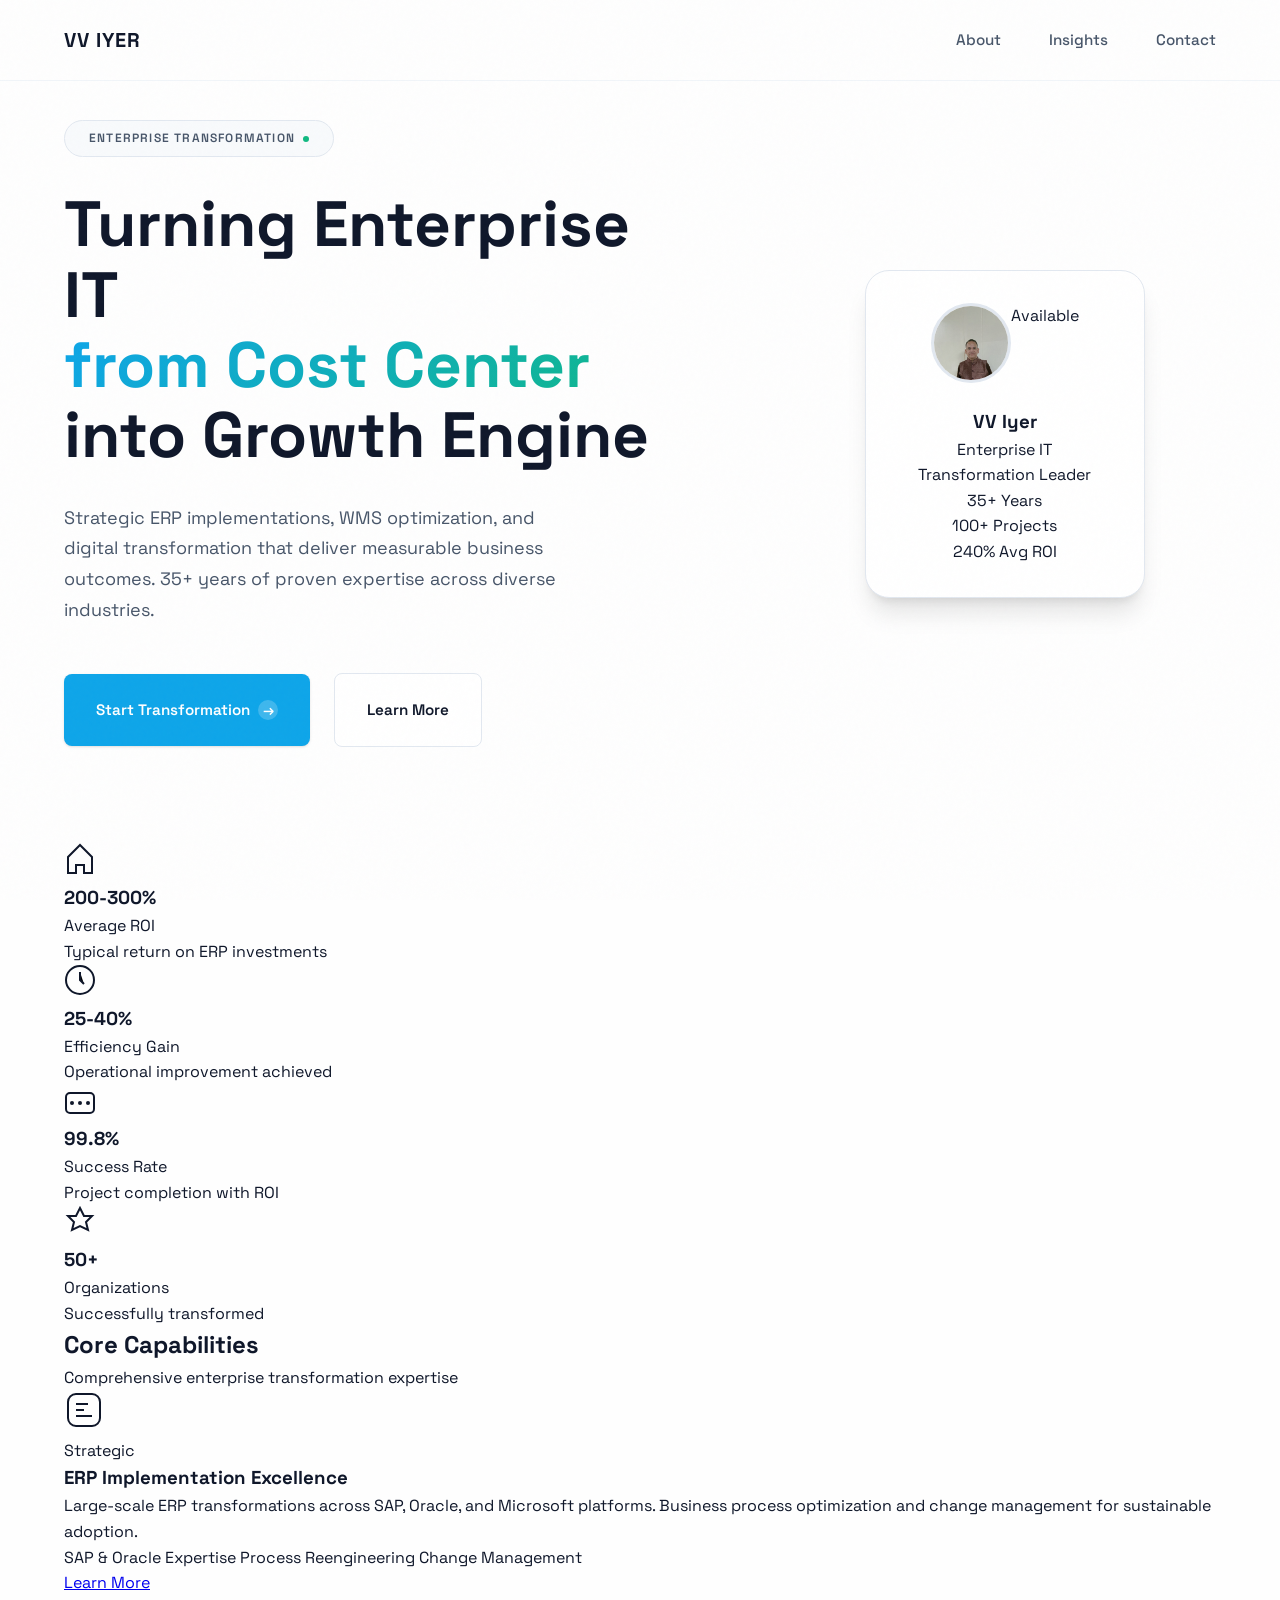
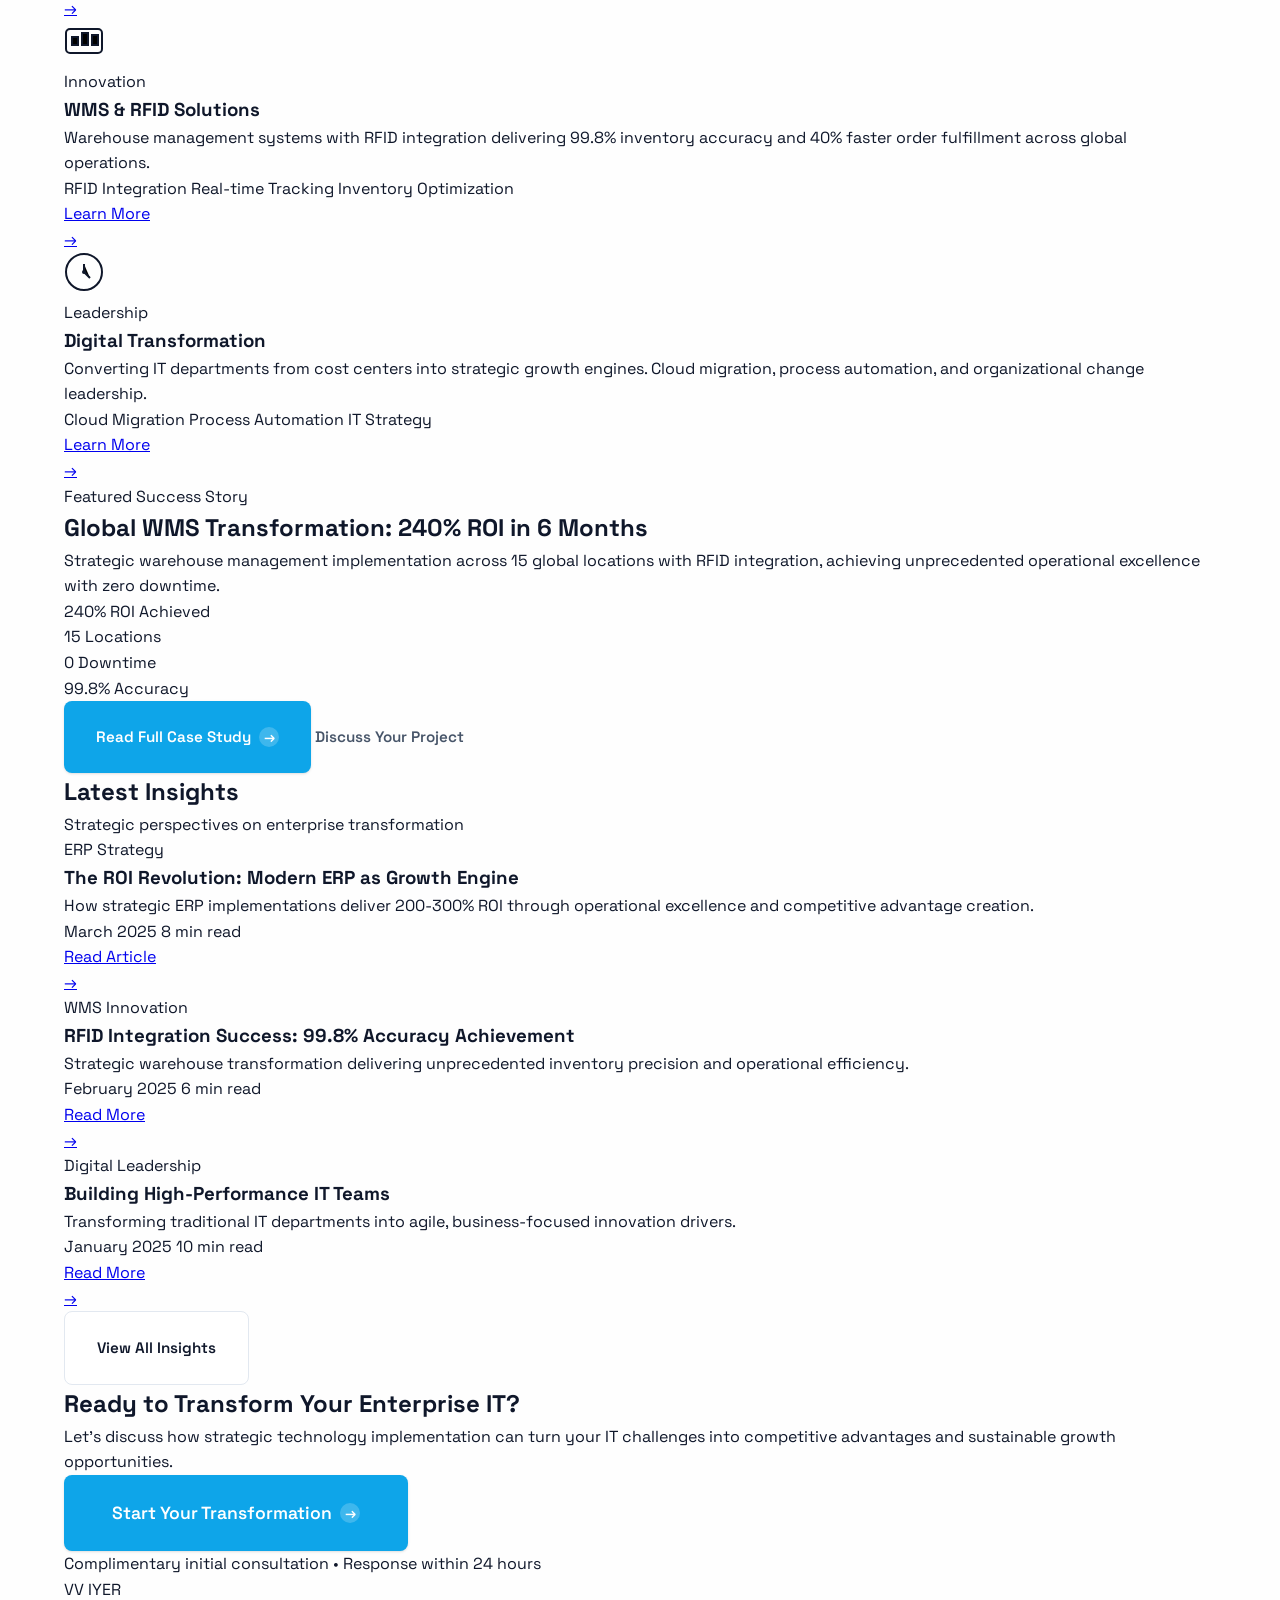
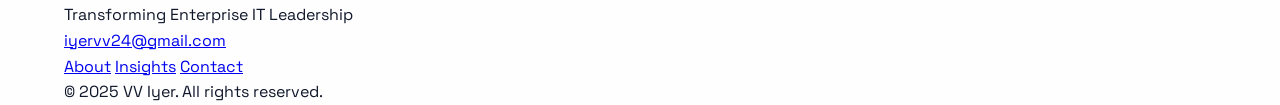
<file: index.html>
<!DOCTYPE html>
<html lang="en">
<head>
    <meta charset="UTF-8">
    <meta name="viewport" content="width=device-width, initial-scale=1.0">
    <title>VV Iyer | Enterprise IT Transformation Leader</title>
    <meta name="description" content="35+ years of ERP implementations, WMS optimization, and enterprise transformation. Turning IT departments from cost centers into growth engines.">
    <link rel="stylesheet" href="css/style.css">
    <link rel="preconnect" href="https://fonts.googleapis.com">
    <link rel="preconnect" href="https://fonts.gstatic.com" crossorigin>
    <link href="https://fonts.googleapis.com/css2?family=Space+Grotesk:wght@300;400;500;600;700&display=swap" rel="stylesheet">
</head>
<body>
    <div class="grain-overlay"></div>
    <div class="scroll-progress"></div>

    <!-- Navigation -->
    <nav class="navbar">
        <div class="nav-container">
            <div class="nav-logo">
                <span class="logo-text">VV IYER</span>
            </div>
            <div class="nav-menu">
                <a href="about.html" class="nav-link">About</a>
                <a href="insights.html" class="nav-link">Insights</a>
                <a href="contact.html" class="nav-link">Contact</a>
            </div>
        </div>
    </nav>

    <!-- Hero Section -->
    <section class="hero">
        <div class="hero-container">
            <div class="hero-content">
                <div class="hero-badge">
                    <span class="badge-text">ENTERPRISE TRANSFORMATION</span>
                    <div class="badge-dot"></div>
                </div>
                
                <h1 class="hero-title">
                    <span class="title-line">Turning Enterprise IT</span>
                    <span class="title-line highlight">from Cost Center</span>
                    <span class="title-line">into Growth Engine</span>
                </h1>
                
                <p class="hero-description">
                    Strategic ERP implementations, WMS optimization, and digital transformation 
                    that deliver measurable business outcomes. 35+ years of proven expertise 
                    across diverse industries.
                </p>
                
                <div class="hero-actions">
                    <a href="contact.html" class="btn btn-primary">
                        <span>Start Transformation</span>
                        <div class="btn-arrow">→</div>
                    </a>
                    <a href="about.html" class="btn btn-secondary">
                        <span>Learn More</span>
                    </a>
                </div>
            </div>
            
            <div class="hero-visual">
                <div class="profile-card">
                    <div class="profile-image-container">
                        <img src="images/vv-iyer-professional.jpg" alt="VV Iyer" class="profile-image" onerror="this.style.display='none'; this.nextElementSibling.style.display='flex';">
                        <div class="profile-placeholder" style="display: none;">
                            <span>VV</span>
                        </div>
                        <div class="profile-status">
                            <div class="status-dot"></div>
                            <span>Available</span>
                        </div>
                    </div>
                    <div class="profile-info">
                        <h3>VV Iyer</h3>
                        <p>Enterprise IT Transformation Leader</p>
                        <div class="profile-stats">
                            <div class="stat">
                                <span class="stat-number">35+</span>
                                <span class="stat-label">Years</span>
                            </div>
                            <div class="stat">
                                <span class="stat-number">100+</span>
                                <span class="stat-label">Projects</span>
                            </div>
                            <div class="stat">
                                <span class="stat-number">240%</span>
                                <span class="stat-label">Avg ROI</span>
                            </div>
                        </div>
                    </div>
                </div>
            </div>
        </div>
    </section>

    <!-- Metrics Section -->
    <section class="metrics">
        <div class="container">
            <div class="metrics-grid">
                <div class="metric-item">
                    <div class="metric-icon">
                        <svg width="32" height="32" viewBox="0 0 32 32">
                            <path d="M28 14L16 2L4 14v16h8v-8h8v8h8V14z" stroke="currentColor" stroke-width="2" fill="none"/>
                        </svg>
                    </div>
                    <div class="metric-content">
                        <h3 class="metric-number">200-300%</h3>
                        <p class="metric-label">Average ROI</p>
                        <span class="metric-description">Typical return on ERP investments</span>
                    </div>
                </div>
                
                <div class="metric-item">
                    <div class="metric-icon">
                        <svg width="32" height="32" viewBox="0 0 32 32">
                            <circle cx="16" cy="16" r="14" stroke="currentColor" stroke-width="2" fill="none"/>
                            <path d="M16 8v8l4 4" stroke="currentColor" stroke-width="2"/>
                        </svg>
                    </div>
                    <div class="metric-content">
                        <h3 class="metric-number">25-40%</h3>
                        <p class="metric-label">Efficiency Gain</p>
                        <span class="metric-description">Operational improvement achieved</span>
                    </div>
                </div>
                
                <div class="metric-item">
                    <div class="metric-icon">
                        <svg width="32" height="32" viewBox="0 0 32 32">
                            <rect x="2" y="8" width="28" height="20" rx="4" stroke="currentColor" stroke-width="2" fill="none"/>
                            <circle cx="8" cy="18" r="2" fill="currentColor"/>
                            <circle cx="16" cy="18" r="2" fill="currentColor"/>
                            <circle cx="24" cy="18" r="2" fill="currentColor"/>
                        </svg>
                    </div>
                    <div class="metric-content">
                        <h3 class="metric-number">99.8%</h3>
                        <p class="metric-label">Success Rate</p>
                        <span class="metric-description">Project completion with ROI</span>
                    </div>
                </div>
                
                <div class="metric-item">
                    <div class="metric-icon">
                        <svg width="32" height="32" viewBox="0 0 32 32">
                            <path d="M16 2l4 8h8l-6 6l2 8l-8-4l-8 4l2-8l-6-6h8z" stroke="currentColor" stroke-width="2" fill="none"/>
                        </svg>
                    </div>
                    <div class="metric-content">
                        <h3 class="metric-number">50+</h3>
                        <p class="metric-label">Organizations</p>
                        <span class="metric-description">Successfully transformed</span>
                    </div>
                </div>
            </div>
        </div>
    </section>

    <!-- Services Section -->
    <section class="services">
        <div class="container">
            <div class="section-header">
                <h2 class="section-title">Core Capabilities</h2>
                <p class="section-subtitle">Comprehensive enterprise transformation expertise</p>
            </div>
            
            <div class="services-grid">
                <div class="service-card">
                    <div class="service-header">
                        <div class="service-icon">
                            <svg width="40" height="40" viewBox="0 0 40 40">
                                <rect x="4" y="4" width="32" height="32" rx="8" stroke="currentColor" stroke-width="2" fill="none"/>
                                <path d="M12 20h8m-8-6h12m-12 12h16" stroke="currentColor" stroke-width="2"/>
                            </svg>
                        </div>
                        <div class="service-badge">Strategic</div>
                    </div>
                    <h3>ERP Implementation Excellence</h3>
                    <p>Large-scale ERP transformations across SAP, Oracle, and Microsoft platforms. Business process optimization and change management for sustainable adoption.</p>
                    <div class="service-features">
                        <span>SAP & Oracle Expertise</span>
                        <span>Process Reengineering</span>
                        <span>Change Management</span>
                    </div>
                    <a href="about.html" class="service-link">
                        <span>Learn More</span>
                        <div class="link-arrow">→</div>
                    </a>
                </div>
                
                <div class="service-card">
                    <div class="service-header">
                        <div class="service-icon">
                            <svg width="40" height="40" viewBox="0 0 40 40">
                                <rect x="2" y="8" width="36" height="24" rx="4" stroke="currentColor" stroke-width="2" fill="none"/>
                                <path d="M8 16h6v8h-6zm10-4h6v12h-6zm10 2h6v10h-6z" stroke="currentColor" stroke-width="2"/>
                            </svg>
                        </div>
                        <div class="service-badge">Innovation</div>
                    </div>
                    <h3>WMS & RFID Solutions</h3>
                    <p>Warehouse management systems with RFID integration delivering 99.8% inventory accuracy and 40% faster order fulfillment across global operations.</p>
                    <div class="service-features">
                        <span>RFID Integration</span>
                        <span>Real-time Tracking</span>
                        <span>Inventory Optimization</span>
                    </div>
                    <a href="about.html" class="service-link">
                        <span>Learn More</span>
                        <div class="link-arrow">→</div>
                    </a>
                </div>
                
                <div class="service-card">
                    <div class="service-header">
                        <div class="service-icon">
                            <svg width="40" height="40" viewBox="0 0 40 40">
                                <circle cx="20" cy="20" r="18" stroke="currentColor" stroke-width="2" fill="none"/>
                                <path d="M20 12v8l6 6" stroke="currentColor" stroke-width="2"/>
                                <circle cx="20" cy="20" r="2" fill="currentColor"/>
                            </svg>
                        </div>
                        <div class="service-badge">Leadership</div>
                    </div>
                    <h3>Digital Transformation</h3>
                    <p>Converting IT departments from cost centers into strategic growth engines. Cloud migration, process automation, and organizational change leadership.</p>
                    <div class="service-features">
                        <span>Cloud Migration</span>
                        <span>Process Automation</span>
                        <span>IT Strategy</span>
                    </div>
                    <a href="about.html" class="service-link">
                        <span>Learn More</span>
                        <div class="link-arrow">→</div>
                    </a>
                </div>
            </div>
        </div>
    </section>

    <!-- Case Study Highlight -->
    <section class="case-study">
        <div class="container">
            <div class="case-study-content">
                <div class="case-study-badge">
                    <span>Featured Success Story</span>
                </div>
                <h2>Global WMS Transformation: 240% ROI in 6 Months</h2>
                <p>Strategic warehouse management implementation across 15 global locations with RFID integration, achieving unprecedented operational excellence with zero downtime.</p>
                
                <div class="case-study-metrics">
                    <div class="case-metric">
                        <span class="case-number">240%</span>
                        <span class="case-label">ROI Achieved</span>
                    </div>
                    <div class="case-metric">
                        <span class="case-number">15</span>
                        <span class="case-label">Locations</span>
                    </div>
                    <div class="case-metric">
                        <span class="case-number">0</span>
                        <span class="case-label">Downtime</span>
                    </div>
                    <div class="case-metric">
                        <span class="case-number">99.8%</span>
                        <span class="case-label">Accuracy</span>
                    </div>
                </div>
                
                <div class="case-study-actions">
                    <a href="insights.html" class="btn btn-primary">
                        <span>Read Full Case Study</span>
                        <div class="btn-arrow">→</div>
                    </a>
                    <a href="contact.html" class="btn btn-text">
                        <span>Discuss Your Project</span>
                    </a>
                </div>
            </div>
        </div>
    </section>

    <!-- Insights Preview -->
    <section class="insights-preview">
        <div class="container">
            <div class="section-header">
                <h2 class="section-title">Latest Insights</h2>
                <p class="section-subtitle">Strategic perspectives on enterprise transformation</p>
            </div>
            
            <div class="insights-grid">
                <article class="insight-card featured">
                    <div class="insight-tag">ERP Strategy</div>
                    <h3>The ROI Revolution: Modern ERP as Growth Engine</h3>
                    <p>How strategic ERP implementations deliver 200-300% ROI through operational excellence and competitive advantage creation.</p>
                    <div class="insight-meta">
                        <span class="meta-date">March 2025</span>
                        <span class="meta-read">8 min read</span>
                    </div>
                    <a href="insights.html" class="insight-link">
                        <span>Read Article</span>
                        <div class="link-arrow">→</div>
                    </a>
                </article>
                
                <article class="insight-card">
                    <div class="insight-tag">WMS Innovation</div>
                    <h3>RFID Integration Success: 99.8% Accuracy Achievement</h3>
                    <p>Strategic warehouse transformation delivering unprecedented inventory precision and operational efficiency.</p>
                    <div class="insight-meta">
                        <span class="meta-date">February 2025</span>
                        <span class="meta-read">6 min read</span>
                    </div>
                    <a href="insights.html" class="insight-link">
                        <span>Read More</span>
                        <div class="link-arrow">→</div>
                    </a>
                </article>
                
                <article class="insight-card">
                    <div class="insight-tag">Digital Leadership</div>
                    <h3>Building High-Performance IT Teams</h3>
                    <p>Transforming traditional IT departments into agile, business-focused innovation drivers.</p>
                    <div class="insight-meta">
                        <span class="meta-date">January 2025</span>
                        <span class="meta-read">10 min read</span>
                    </div>
                    <a href="insights.html" class="insight-link">
                        <span>Read More</span>
                        <div class="link-arrow">→</div>
                    </a>
                </article>
            </div>
            
            <div class="insights-footer">
                <a href="insights.html" class="btn btn-secondary">
                    <span>View All Insights</span>
                </a>
            </div>
        </div>
    </section>

    <!-- CTA Section -->
    <section class="cta">
        <div class="container">
            <div class="cta-content">
                <h2>Ready to Transform Your Enterprise IT?</h2>
                <p>Let's discuss how strategic technology implementation can turn your IT challenges into competitive advantages and sustainable growth opportunities.</p>
                <div class="cta-actions">
                    <a href="contact.html" class="btn btn-primary large">
                        <span>Start Your Transformation</span>
                        <div class="btn-arrow">→</div>
                    </a>
                    <div class="cta-note">
                        <span>Complimentary initial consultation • Response within 24 hours</span>
                    </div>
                </div>
            </div>
        </div>
    </section>

    <!-- Footer -->
    <footer class="footer">
        <div class="container">
            <div class="footer-content">
                <div class="footer-brand">
                    <div class="footer-logo">
                        <span class="logo-text">VV IYER</span>
                    </div>
                    <p class="footer-tagline">Transforming Enterprise IT Leadership</p>
                    <div class="footer-contact">
                        <a href="mailto:iyervv24@gmail.com">iyervv24@gmail.com</a>
                    </div>
                </div>
                <div class="footer-nav">
                    <div class="footer-links">
                        <a href="about.html">About</a>
                        <a href="insights.html">Insights</a>
                        <a href="contact.html">Contact</a>
                    </div>
                </div>
            </div>
            <div class="footer-bottom">
                <p>&copy; 2025 VV Iyer. All rights reserved.</p>
            </div>
        </div>
    </footer>

    <script src="js/main.js"></script>
</body>
</html>
</file>
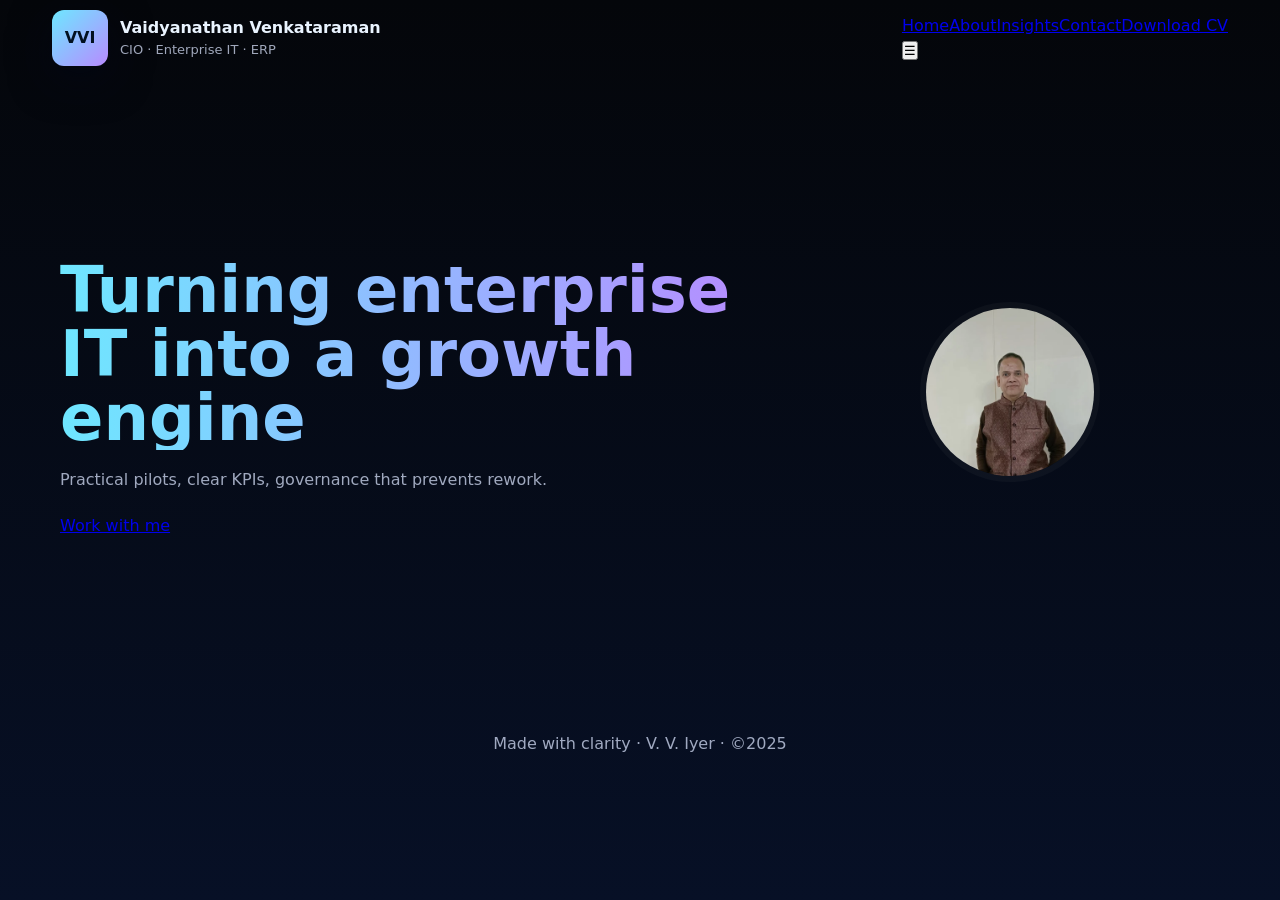
<file: ChatGPT2109/index.html>
<!doctype html><html lang="en"><head><meta charset="utf-8"/><meta name="viewport" content="width=device-width,initial-scale=1"/>
<title>V. V. Iyer — Enterprise IT transformation</title><link rel="stylesheet" href="/style.css?v=3"/></head>
<body><header class="site-header"><div class="header-inner container"><div class="brand"><div class="logo">VVI</div><div class="brand-text"><div class="name">Vaidyanathan Venkataraman</div><div class="muted">CIO · Enterprise IT · ERP</div></div></div>
<div class="nav-pill"><nav class="site-nav"><a href="/index.html" class="active">Home</a><a href="/about.html">About</a><a href="/insights.html">Insights</a><a href="/contact.html">Contact</a><a class="cta-cv" href="/assets/VVI-CV.pdf">Download CV</a></nav><button class="nav-toggle">☰</button></div></div></header>
<main class="container"><section class="hero"><div><h1 class="hero-title">Turning enterprise IT into a growth engine</h1><p class="hero-sub">Practical pilots, clear KPIs, governance that prevents rework.</p><a class="cta-primary" href="/contact.html">Work with me</a></div><div class="hero-right"><div class="portrait"><img src="/assets/profile-face.webp" alt="VV Iyer"/></div></div></section></main>
<footer class="footer">Made with clarity · V. V. Iyer · ©2025</footer><script src="/main.js?v=3"></script></body></html>
</file>
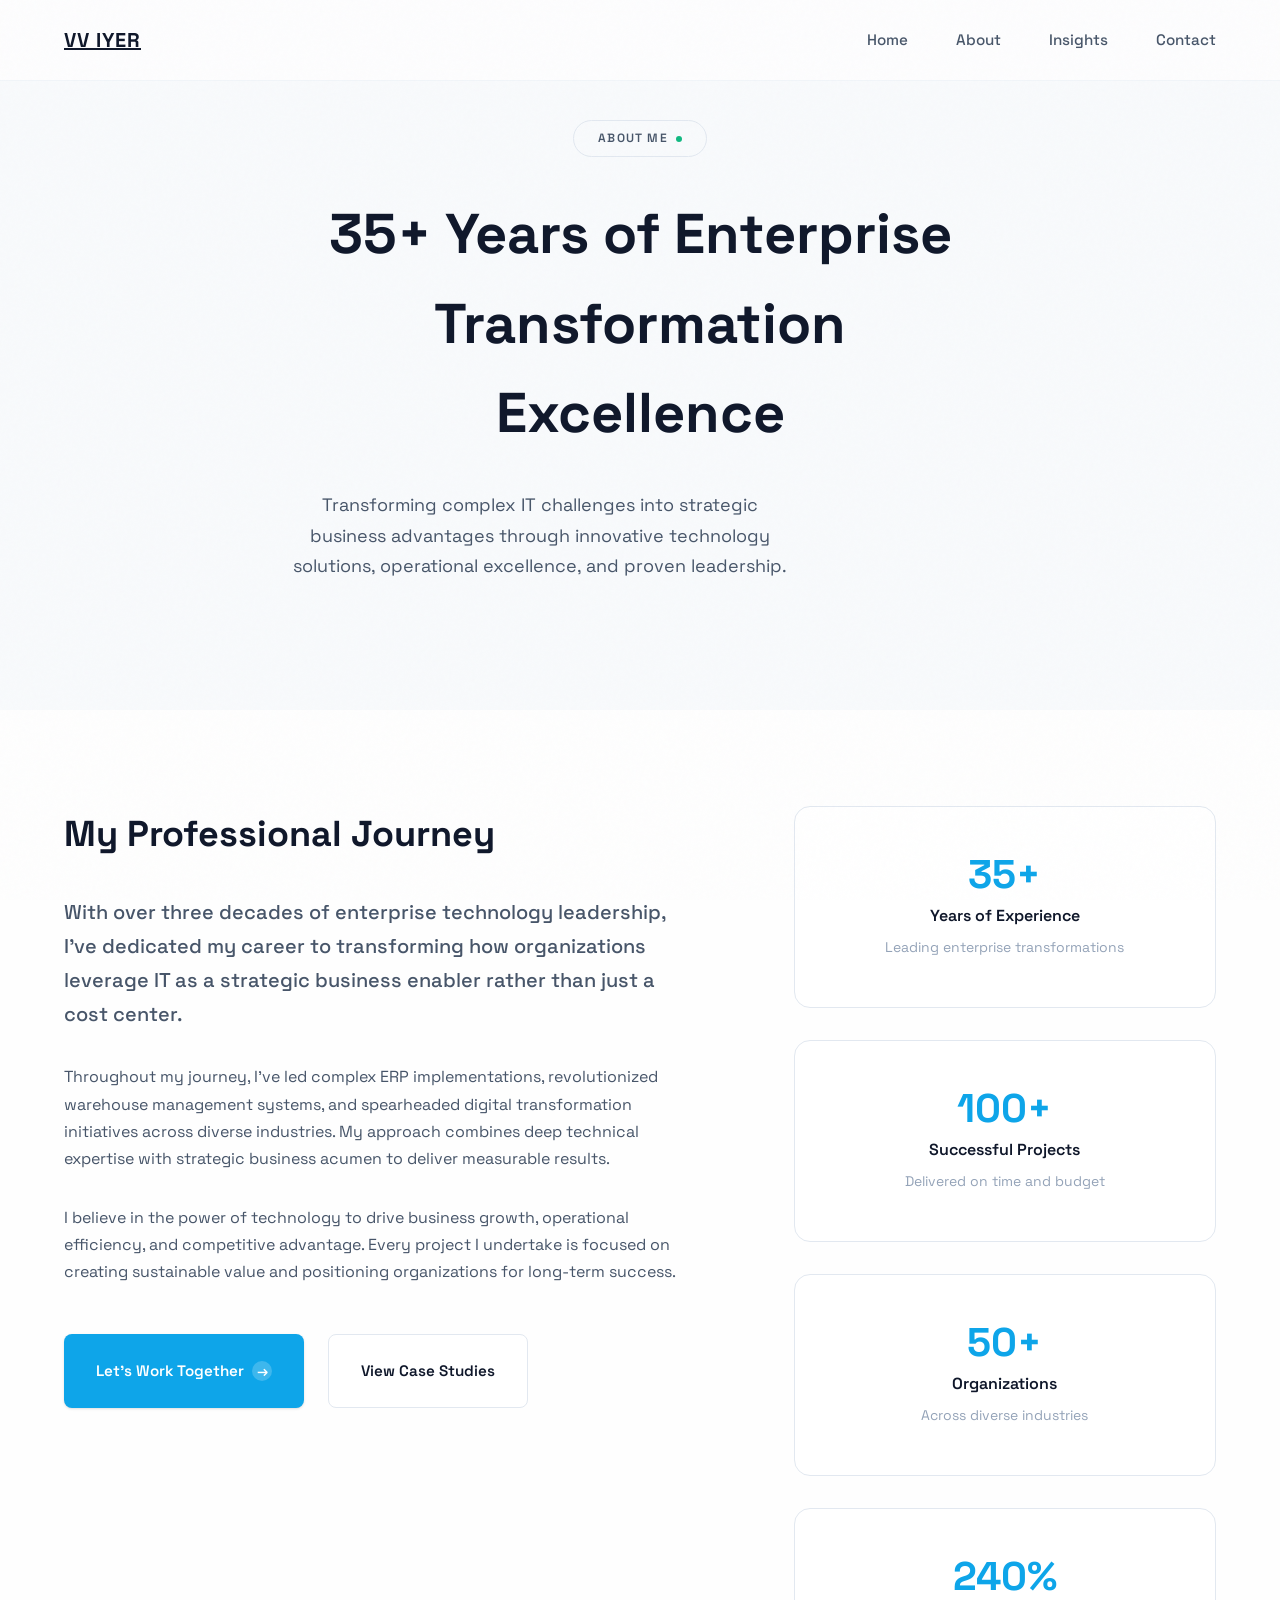
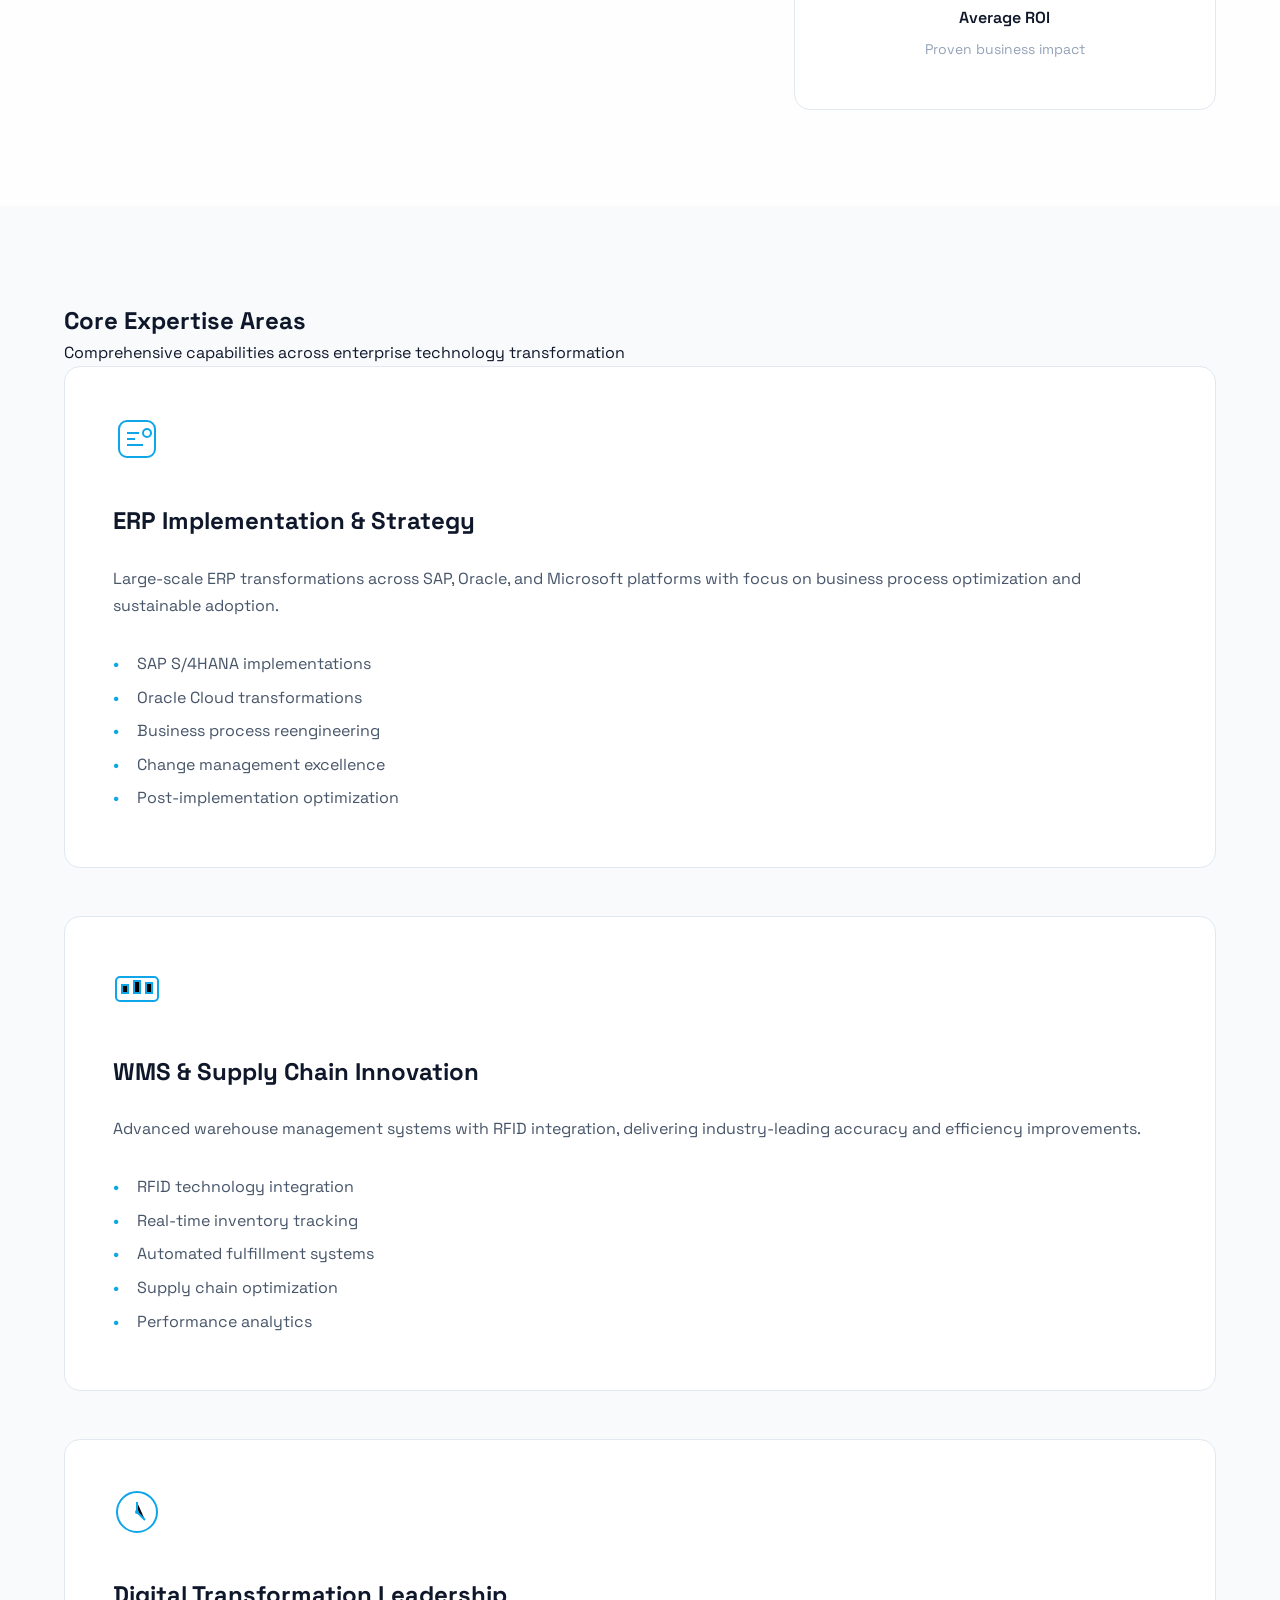
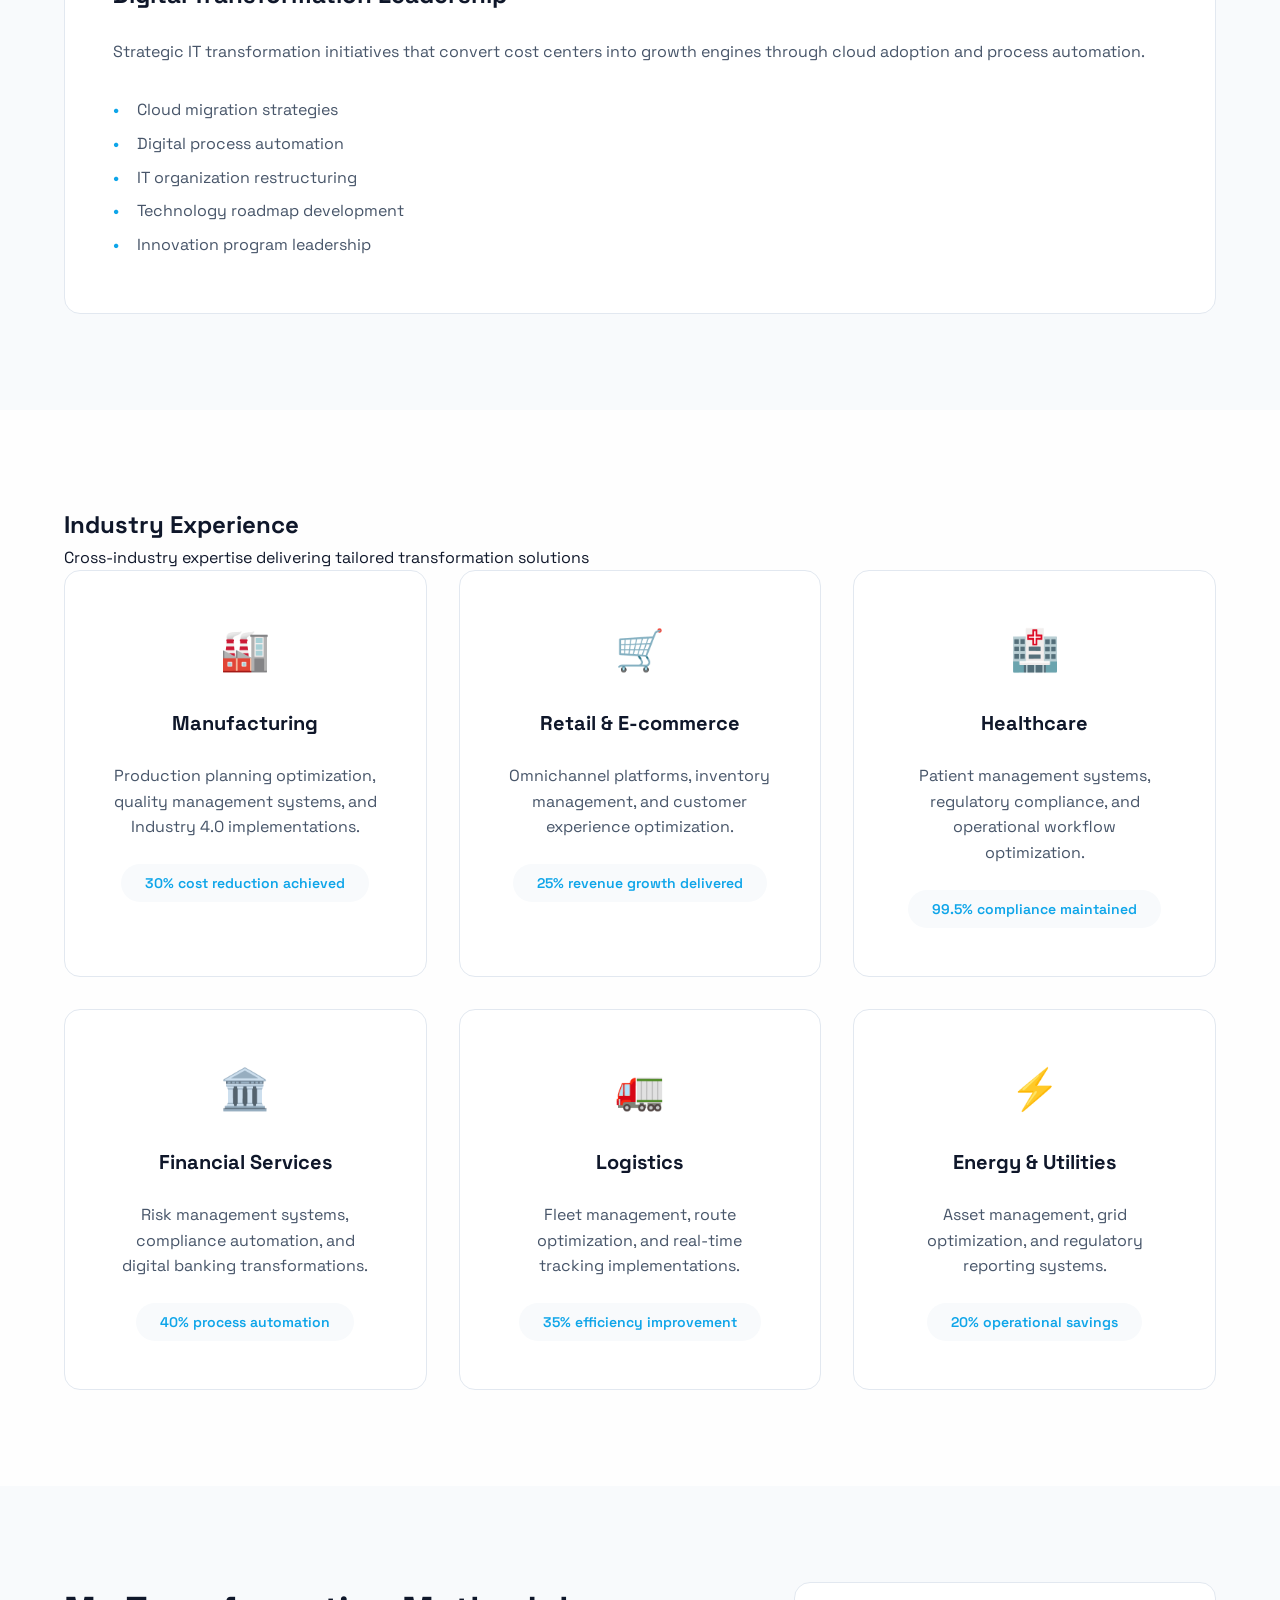
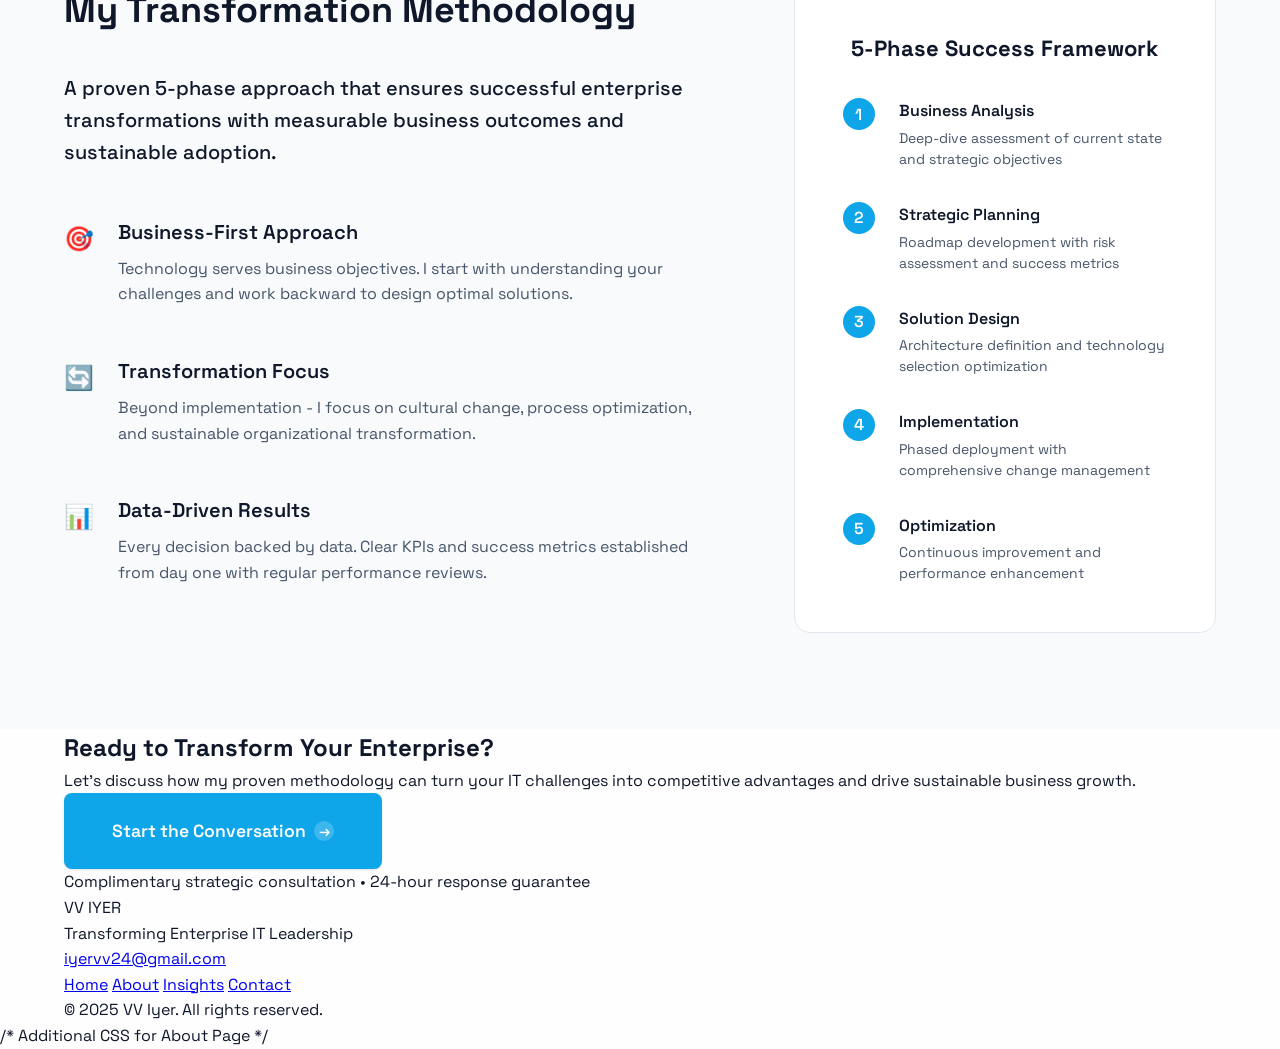
<file: about.html>
<!DOCTYPE html>
<html lang="en">
<head>
    <meta charset="UTF-8">
    <meta name="viewport" content="width=device-width, initial-scale=1.0">
    <title>About | VV Iyer - Enterprise IT Transformation Leader</title>
    <meta name="description" content="Learn about VV Iyer's 35+ years of experience in ERP implementations, WMS optimization, and transforming enterprise IT into business growth engines.">
    <link rel="stylesheet" href="css/style.css">
    <link rel="preconnect" href="https://fonts.googleapis.com">
    <link rel="preconnect" href="https://fonts.gstatic.com" crossorigin>
    <link href="https://fonts.googleapis.com/css2?family=Space+Grotesk:wght@300;400;500;600;700&display=swap" rel="stylesheet">
</head>
<body>
    <div class="grain-overlay"></div>
    <div class="scroll-progress"></div>

    <!-- Navigation -->
    <nav class="navbar">
        <div class="nav-container">
            <div class="nav-logo">
                <a href="index.html" class="logo-text">VV IYER</a>
            </div>
            <div class="nav-menu">
                <a href="index.html" class="nav-link">Home</a>
                <a href="about.html" class="nav-link active">About</a>
                <a href="insights.html" class="nav-link">Insights</a>
                <a href="contact.html" class="nav-link">Contact</a>
            </div>
        </div>
    </nav>

    <!-- Page Header -->
    <section class="page-hero">
        <div class="container">
            <div class="page-hero-content">
                <div class="hero-badge">
                    <span class="badge-text">ABOUT ME</span>
                    <div class="badge-dot"></div>
                </div>
                <h1>35+ Years of Enterprise Transformation Excellence</h1>
                <p class="hero-description">
                    Transforming complex IT challenges into strategic business advantages through 
                    innovative technology solutions, operational excellence, and proven leadership.
                </p>
            </div>
        </div>
    </section>

    <!-- Professional Overview -->
    <section class="professional-overview">
        <div class="container">
            <div class="overview-grid">
                <div class="overview-content">
                    <h2>My Professional Journey</h2>
                    <p class="lead-text">
                        With over three decades of enterprise technology leadership, I've dedicated my career 
                        to transforming how organizations leverage IT as a strategic business enabler rather 
                        than just a cost center.
                    </p>
                    <p>
                        Throughout my journey, I've led complex ERP implementations, revolutionized warehouse 
                        management systems, and spearheaded digital transformation initiatives across diverse 
                        industries. My approach combines deep technical expertise with strategic business acumen 
                        to deliver measurable results.
                    </p>
                    <p>
                        I believe in the power of technology to drive business growth, operational efficiency, 
                        and competitive advantage. Every project I undertake is focused on creating sustainable 
                        value and positioning organizations for long-term success.
                    </p>
                    
                    <div class="overview-actions">
                        <a href="contact.html" class="btn btn-primary">
                            <span>Let's Work Together</span>
                            <div class="btn-arrow">→</div>
                        </a>
                        <a href="insights.html" class="btn btn-secondary">
                            <span>View Case Studies</span>
                        </a>
                    </div>
                </div>
                
                <div class="overview-stats">
                    <div class="stat-card">
                        <div class="stat-number">35+</div>
                        <div class="stat-label">Years of Experience</div>
                        <div class="stat-description">Leading enterprise transformations</div>
                    </div>
                    <div class="stat-card">
                        <div class="stat-number">100+</div>
                        <div class="stat-label">Successful Projects</div>
                        <div class="stat-description">Delivered on time and budget</div>
                    </div>
                    <div class="stat-card">
                        <div class="stat-number">50+</div>
                        <div class="stat-label">Organizations</div>
                        <div class="stat-description">Across diverse industries</div>
                    </div>
                    <div class="stat-card">
                        <div class="stat-number">240%</div>
                        <div class="stat-label">Average ROI</div>
                        <div class="stat-description">Proven business impact</div>
                    </div>
                </div>
            </div>
        </div>
    </section>

    <!-- Core Expertise -->
    <section class="core-expertise">
        <div class="container">
            <div class="section-header">
                <h2 class="section-title">Core Expertise Areas</h2>
                <p class="section-subtitle">Comprehensive capabilities across enterprise technology transformation</p>
            </div>
            
            <div class="expertise-grid">
                <div class="expertise-card">
                    <div class="expertise-icon">
                        <svg width="48" height="48" viewBox="0 0 48 48">
                            <rect x="6" y="6" width="36" height="36" rx="8" stroke="currentColor" stroke-width="2" fill="none"/>
                            <path d="M14 24h8m-8-6h12m-12 12h16" stroke="currentColor" stroke-width="2"/>
                            <circle cx="34" cy="18" r="4" stroke="currentColor" stroke-width="2" fill="none"/>
                        </svg>
                    </div>
                    <h3>ERP Implementation & Strategy</h3>
                    <p>Large-scale ERP transformations across SAP, Oracle, and Microsoft platforms with focus on business process optimization and sustainable adoption.</p>
                    <ul class="expertise-list">
                        <li>SAP S/4HANA implementations</li>
                        <li>Oracle Cloud transformations</li>
                        <li>Business process reengineering</li>
                        <li>Change management excellence</li>
                        <li>Post-implementation optimization</li>
                    </ul>
                </div>
                
                <div class="expertise-card">
                    <div class="expertise-icon">
                        <svg width="48" height="48" viewBox="0 0 48 48">
                            <rect x="3" y="12" width="42" height="24" rx="4" stroke="currentColor" stroke-width="2" fill="none"/>
                            <path d="M9 20h6v8h-6zm12-4h6v12h-6zm12 2h6v10h-6z" stroke="currentColor" stroke-width="2"/>
                        </svg>
                    </div>
                    <h3>WMS & Supply Chain Innovation</h3>
                    <p>Advanced warehouse management systems with RFID integration, delivering industry-leading accuracy and efficiency improvements.</p>
                    <ul class="expertise-list">
                        <li>RFID technology integration</li>
                        <li>Real-time inventory tracking</li>
                        <li>Automated fulfillment systems</li>
                        <li>Supply chain optimization</li>
                        <li>Performance analytics</li>
                    </ul>
                </div>
                
                <div class="expertise-card">
                    <div class="expertise-icon">
                        <svg width="48" height="48" viewBox="0 0 48 48">
                            <circle cx="24" cy="24" r="20" stroke="currentColor" stroke-width="2" fill="none"/>
                            <path d="M24 14v10l8 8" stroke="currentColor" stroke-width="2"/>
                            <circle cx="24" cy="24" r="2" fill="currentColor"/>
                        </svg>
                    </div>
                    <h3>Digital Transformation Leadership</h3>
                    <p>Strategic IT transformation initiatives that convert cost centers into growth engines through cloud adoption and process automation.</p>
                    <ul class="expertise-list">
                        <li>Cloud migration strategies</li>
                        <li>Digital process automation</li>
                        <li>IT organization restructuring</li>
                        <li>Technology roadmap development</li>
                        <li>Innovation program leadership</li>
                    </ul>
                </div>
            </div>
        </div>
    </section>

    <!-- Industry Experience -->
    <section class="industry-experience">
        <div class="container">
            <div class="section-header">
                <h2 class="section-title">Industry Experience</h2>
                <p class="section-subtitle">Cross-industry expertise delivering tailored transformation solutions</p>
            </div>
            
            <div class="industry-grid">
                <div class="industry-card">
                    <div class="industry-icon">🏭</div>
                    <h3>Manufacturing</h3>
                    <p>Production planning optimization, quality management systems, and Industry 4.0 implementations.</p>
                    <div class="industry-impact">30% cost reduction achieved</div>
                </div>
                
                <div class="industry-card">
                    <div class="industry-icon">🛒</div>
                    <h3>Retail & E-commerce</h3>
                    <p>Omnichannel platforms, inventory management, and customer experience optimization.</p>
                    <div class="industry-impact">25% revenue growth delivered</div>
                </div>
                
                <div class="industry-card">
                    <div class="industry-icon">🏥</div>
                    <h3>Healthcare</h3>
                    <p>Patient management systems, regulatory compliance, and operational workflow optimization.</p>
                    <div class="industry-impact">99.5% compliance maintained</div>
                </div>
                
                <div class="industry-card">
                    <div class="industry-icon">🏛️</div>
                    <h3>Financial Services</h3>
                    <p>Risk management systems, compliance automation, and digital banking transformations.</p>
                    <div class="industry-impact">40% process automation</div>
                </div>
                
                <div class="industry-card">
                    <div class="industry-icon">🚛</div>
                    <h3>Logistics</h3>
                    <p>Fleet management, route optimization, and real-time tracking implementations.</p>
                    <div class="industry-impact">35% efficiency improvement</div>
                </div>
                
                <div class="industry-card">
                    <div class="industry-icon">⚡</div>
                    <h3>Energy & Utilities</h3>
                    <p>Asset management, grid optimization, and regulatory reporting systems.</p>
                    <div class="industry-impact">20% operational savings</div>
                </div>
            </div>
        </div>
    </section>

    <!-- Methodology -->
    <section class="methodology">
        <div class="container">
            <div class="methodology-content">
                <div class="methodology-text">
                    <h2>My Transformation Methodology</h2>
                    <p class="lead-text">
                        A proven 5-phase approach that ensures successful enterprise transformations 
                        with measurable business outcomes and sustainable adoption.
                    </p>
                    
                    <div class="methodology-principles">
                        <div class="principle">
                            <div class="principle-icon">🎯</div>
                            <div class="principle-content">
                                <h3>Business-First Approach</h3>
                                <p>Technology serves business objectives. I start with understanding your challenges and work backward to design optimal solutions.</p>
                            </div>
                        </div>
                        
                        <div class="principle">
                            <div class="principle-icon">🔄</div>
                            <div class="principle-content">
                                <h3>Transformation Focus</h3>
                                <p>Beyond implementation - I focus on cultural change, process optimization, and sustainable organizational transformation.</p>
                            </div>
                        </div>
                        
                        <div class="principle">
                            <div class="principle-icon">📊</div>
                            <div class="principle-content">
                                <h3>Data-Driven Results</h3>
                                <p>Every decision backed by data. Clear KPIs and success metrics established from day one with regular performance reviews.</p>
                            </div>
                        </div>
                    </div>
                </div>
                
                <div class="methodology-phases">
                    <div class="phases-card">
                        <h3>5-Phase Success Framework</h3>
                        <div class="phase-list">
                            <div class="phase-item">
                                <div class="phase-number">1</div>
                                <div class="phase-content">
                                    <h4>Business Analysis</h4>
                                    <p>Deep-dive assessment of current state and strategic objectives</p>
                                </div>
                            </div>
                            <div class="phase-item">
                                <div class="phase-number">2</div>
                                <div class="phase-content">
                                    <h4>Strategic Planning</h4>
                                    <p>Roadmap development with risk assessment and success metrics</p>
                                </div>
                            </div>
                            <div class="phase-item">
                                <div class="phase-number">3</div>
                                <div class="phase-content">
                                    <h4>Solution Design</h4>
                                    <p>Architecture definition and technology selection optimization</p>
                                </div>
                            </div>
                            <div class="phase-item">
                                <div class="phase-number">4</div>
                                <div class="phase-content">
                                    <h4>Implementation</h4>
                                    <p>Phased deployment with comprehensive change management</p>
                                </div>
                            </div>
                            <div class="phase-item">
                                <div class="phase-number">5</div>
                                <div class="phase-content">
                                    <h4>Optimization</h4>
                                    <p>Continuous improvement and performance enhancement</p>
                                </div>
                            </div>
                        </div>
                    </div>
                </div>
            </div>
        </div>
    </section>

    <!-- CTA Section -->
    <section class="cta">
        <div class="container">
            <div class="cta-content">
                <h2>Ready to Transform Your Enterprise?</h2>
                <p>Let's discuss how my proven methodology can turn your IT challenges into competitive advantages and drive sustainable business growth.</p>
                <div class="cta-actions">
                    <a href="contact.html" class="btn btn-primary large">
                        <span>Start the Conversation</span>
                        <div class="btn-arrow">→</div>
                    </a>
                    <div class="cta-note">
                        <span>Complimentary strategic consultation • 24-hour response guarantee</span>
                    </div>
                </div>
            </div>
        </div>
    </section>

    <!-- Footer -->
    <footer class="footer">
        <div class="container">
            <div class="footer-content">
                <div class="footer-brand">
                    <div class="footer-logo">
                        <span class="logo-text">VV IYER</span>
                    </div>
                    <p class="footer-tagline">Transforming Enterprise IT Leadership</p>
                    <div class="footer-contact">
                        <a href="mailto:iyervv24@gmail.com">iyervv24@gmail.com</a>
                    </div>
                </div>
                <div class="footer-nav">
                    <div class="footer-links">
                        <a href="index.html">Home</a>
                        <a href="about.html">About</a>
                        <a href="insights.html">Insights</a>
                        <a href="contact.html">Contact</a>
                    </div>
                </div>
            </div>
            <div class="footer-bottom">
                <p>&copy; 2025 VV Iyer. All rights reserved.</p>
            </div>
        </div>
    </footer>

    <script src="js/main.js"></script>
</body>
</html>

/* Additional CSS for About Page */
<style>
.page-hero {
    padding: 120px 0 80px;
    background: var(--surface-elevated);
}

.page-hero-content {
    text-align: center;
    max-width: 700px;
    margin: 0 auto;
}

.page-hero h1 {
    font-size: clamp(2.5rem, 5vw, 3.5rem);
    font-weight: 700;
    margin-bottom: var(--space-lg);
    color: var(--text-primary);
}

.professional-overview {
    padding: var(--space-3xl) 0;
}

.overview-grid {
    display: grid;
    grid-template-columns: 1.5fr 1fr;
    gap: var(--space-3xl);
    align-items: start;
}

.overview-content h2 {
    font-size: 2.25rem;
    font-weight: 700;
    margin-bottom: var(--space-lg);
    color: var(--text-primary);
}

.lead-text {
    font-size: 1.25rem;
    font-weight: 500;
    color: var(--text-primary);
    margin-bottom: var(--space-lg);
    line-height: 1.6;
}

.overview-content p {
    color: var(--text-secondary);
    margin-bottom: var(--space-lg);
    line-height: 1.7;
}

.overview-actions {
    display: flex;
    gap: var(--space-md);
    margin-top: var(--space-xl);
}

.overview-stats {
    display: grid;
    gap: var(--space-lg);
}

.stat-card {
    background: var(--surface);
    border: 1px solid var(--border);
    border-radius: var(--radius-lg);
    padding: var(--space-xl);
    text-align: center;
    transition: all 0.3s ease;
}

.stat-card:hover {
    transform: translateY(-4px);
    box-shadow: var(--shadow-lg);
    border-color: var(--primary);
}

.stat-number {
    font-size: 2.5rem;
    font-weight: 700;
    color: var(--primary);
    display: block;
    line-height: 1;
}

.stat-label {
    font-size: 1rem;
    font-weight: 600;
    color: var(--text-primary);
    margin: var(--space-xs) 0;
}

.stat-description {
    font-size: 0.875rem;
    color: var(--text-muted);
}

.core-expertise {
    padding: var(--space-3xl) 0;
    background: var(--surface-elevated);
}

.expertise-grid {
    display: grid;
    gap: var(--space-xl);
}

.expertise-card {
    background: var(--surface);
    border: 1px solid var(--border);
    border-radius: var(--radius-lg);
    padding: var(--space-xl);
    transition: all 0.3s ease;
}

.expertise-card:hover {
    transform: translateY(-6px);
    box-shadow: var(--shadow-xl);
    border-color: var(--primary);
}

.expertise-icon {
    color: var(--primary);
    margin-bottom: var(--space-lg);
}

.expertise-card h3 {
    font-size: 1.5rem;
    font-weight: 700;
    margin-bottom: var(--space-md);
    color: var(--text-primary);
}

.expertise-card > p {
    color: var(--text-secondary);
    margin-bottom: var(--space-lg);
    line-height: 1.7;
}

.expertise-list {
    list-style: none;
    padding: 0;
}

.expertise-list li {
    color: var(--text-secondary);
    margin-bottom: var(--space-xs);
    padding-left: var(--space-md);
    position: relative;
}

.expertise-list li::before {
    content: '•';
    color: var(--primary);
    position: absolute;
    left: 0;
    font-weight: 600;
}

.industry-experience {
    padding: var(--space-3xl) 0;
}

.industry-grid {
    display: grid;
    grid-template-columns: repeat(auto-fit, minmax(300px, 1fr));
    gap: var(--space-lg);
}

.industry-card {
    background: var(--surface);
    border: 1px solid var(--border);
    border-radius: var(--radius-lg);
    padding: var(--space-xl);
    text-align: center;
    transition: all 0.3s ease;
}

.industry-card:hover {
    transform: translateY(-4px);
    box-shadow: var(--shadow-lg);
    border-color: var(--primary);
}

.industry-icon {
    font-size: 2.5rem;
    margin-bottom: var(--space-md);
    display: block;
}

.industry-card h3 {
    font-size: 1.25rem;
    font-weight: 700;
    margin-bottom: var(--space-md);
    color: var(--text-primary);
}

.industry-card p {
    color: var(--text-secondary);
    line-height: 1.6;
    margin-bottom: var(--space-md);
}

.industry-impact {
    background: var(--surface-elevated);
    color: var(--primary);
    padding: var(--space-xs) var(--space-md);
    border-radius: 50px;
    font-size: 0.875rem;
    font-weight: 600;
    display: inline-block;
}

.methodology {
    padding: var(--space-3xl) 0;
    background: var(--surface-elevated);
}

.methodology-content {
    display: grid;
    grid-template-columns: 1.5fr 1fr;
    gap: var(--space-3xl);
    align-items: start;
}

.methodology-text h2 {
    font-size: 2.25rem;
    font-weight: 700;
    margin-bottom: var(--space-lg);
    color: var(--text-primary);
}

.methodology-principles {
    margin-top: var(--space-xl);
}

.principle {
    display: flex;
    gap: var(--space-md);
    margin-bottom: var(--space-xl);
}

.principle-icon {
    font-size: 1.5rem;
    flex-shrink: 0;
    margin-top: 4px;
}

.principle-content h3 {
    font-size: 1.25rem;
    font-weight: 600;
    margin-bottom: var(--space-xs);
    color: var(--text-primary);
}

.principle-content p {
    color: var(--text-secondary);
    line-height: 1.6;
}

.phases-card {
    background: var(--surface);
    border: 1px solid var(--border);
    border-radius: var(--radius-lg);
    padding: var(--space-xl);
}

.phases-card h3 {
    font-size: 1.375rem;
    font-weight: 700;
    margin-bottom: var(--space-lg);
    color: var(--text-primary);
    text-align: center;
}

.phase-list {
    display: flex;
    flex-direction: column;
    gap: var(--space-lg);
}

.phase-item {
    display: flex;
    gap: var(--space-md);
    align-items: flex-start;
}

.phase-number {
    width: 32px;
    height: 32px;
    border-radius: 50%;
    background: var(--primary);
    color: white;
    display: flex;
    align-items: center;
    justify-content: center;
    font-weight: 600;
    flex-shrink: 0;
}

.phase-content h4 {
    font-size: 1rem;
    font-weight: 600;
    margin-bottom: 4px;
    color: var(--text-primary);
}

.phase-content p {
    font-size: 0.875rem;
    color: var(--text-secondary);
    line-height: 1.5;
}

@media (max-width: 1024px) {
    .overview-grid,
    .methodology-content {
        grid-template-columns: 1fr;
        gap: var(--space-2xl);
    }
    
    .overview-actions {
        justify-content: center;
    }
}

@media (max-width: 768px) {
    .industry-grid {
        grid-template-columns: repeat(auto-fit, minmax(250px, 1fr));
    }
    
    .overview-actions {
        flex-direction: column;
        align-items: center;
    }
}
</style>
</file>
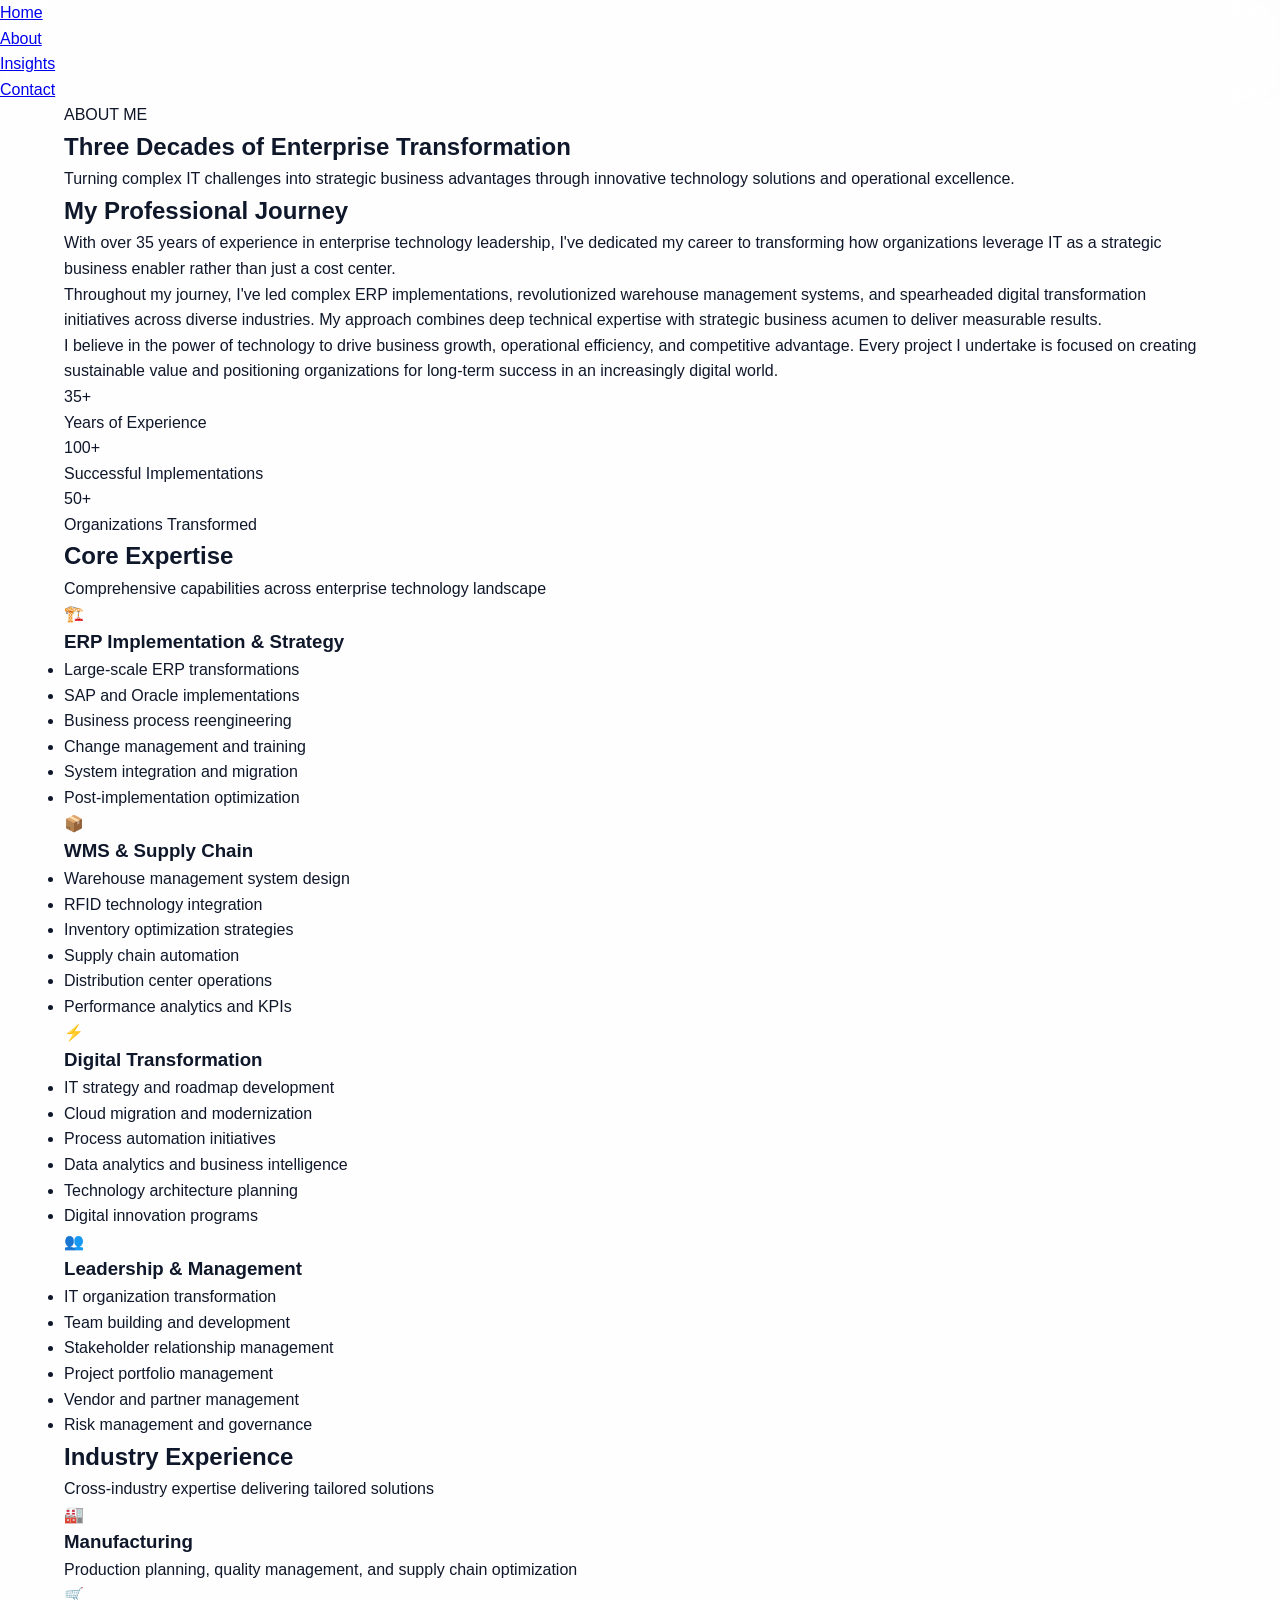
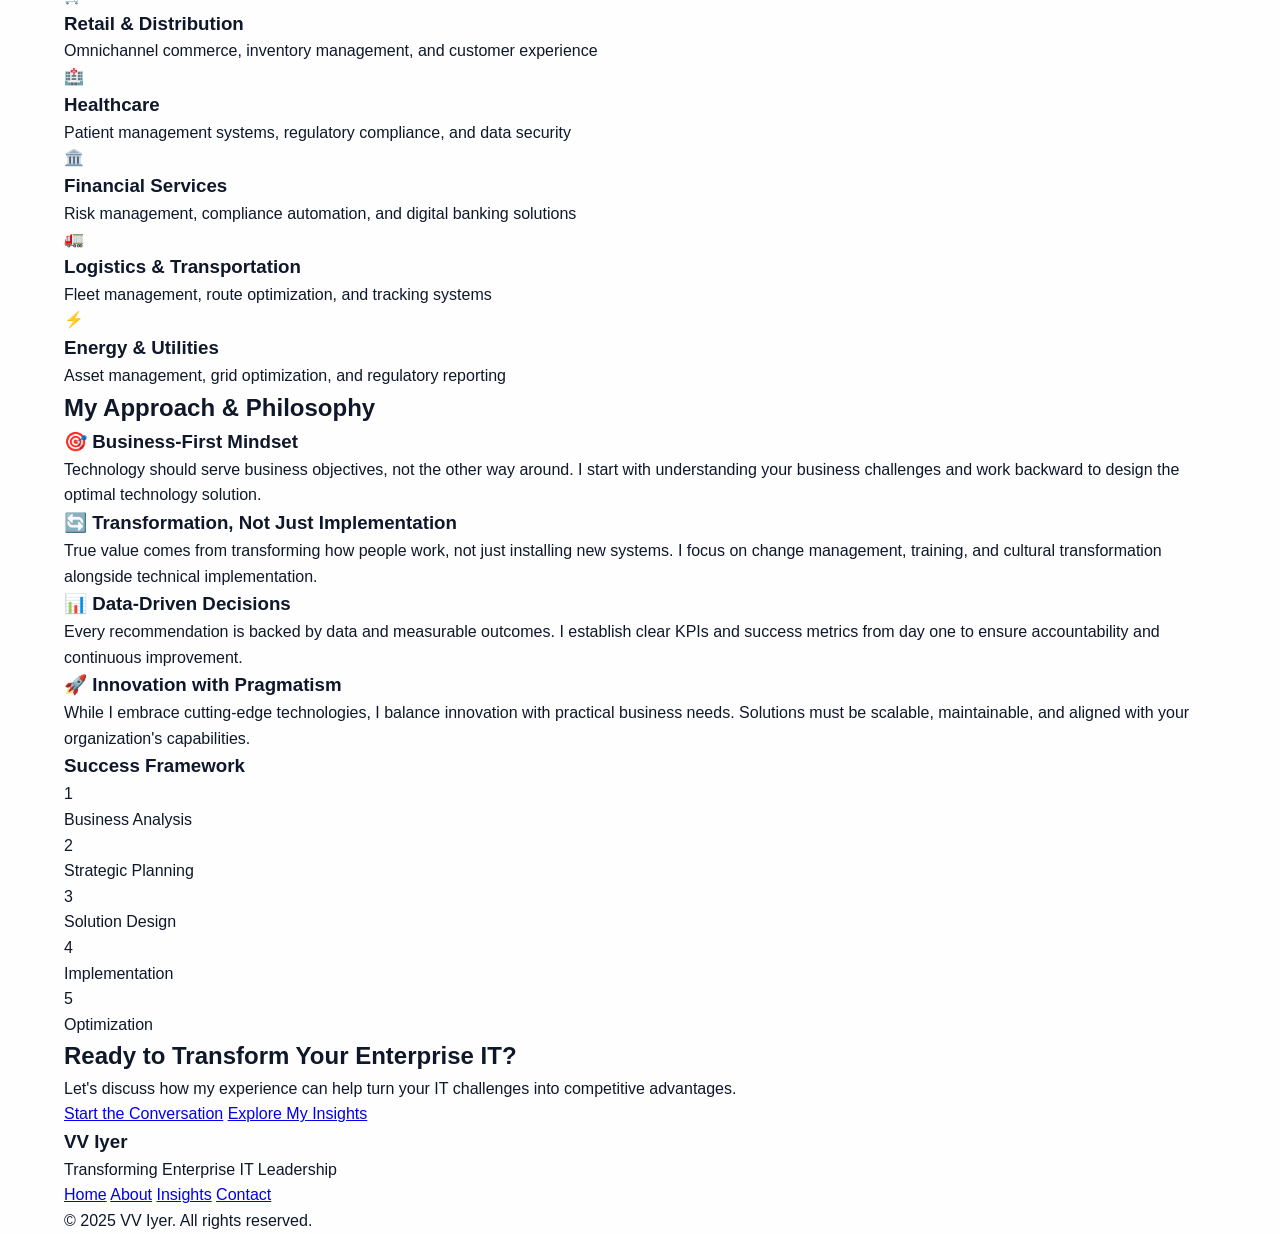
<file: about1.html>
<!DOCTYPE html>
<html lang="en">
<head>
    <meta charset="UTF-8">
    <meta name="viewport" content="width=device-width, initial-scale=1.0">
    <title>About | VV Iyer - Enterprise IT Transformation Leader</title>
    <meta name="description" content="Learn about VV Iyer's 35+ years of experience in ERP implementations, WMS optimization, and transforming enterprise IT into business growth engines.">
    <link rel="stylesheet" href="css/style.css">
    <link rel="preconnect" href="https://fonts.googleapis.com">
    <link rel="preconnect" href="https://fonts.gstatic.com" crossorigin>
    <link href="https://fonts.googleapis.com/css2?family=Inter:wght@300;400;500;600;700;800&display=swap" rel="stylesheet">
</head>
<body>
    <div class="background-animation"></div>
    <div class="scroll-indicator" id="scrollIndicator"></div>

    <!-- Navigation -->
    <nav class="glass-container" id="navbar">
        <ul>
            <li><a href="index.html">Home</a></li>
            <li><a href="about.html" class="active">About</a></li>
            <li><a href="insights.html">Insights</a></li>
            <li><a href="contact.html">Contact</a></li>
        </ul>
    </nav>

    <!-- Page Header -->
    <section class="page-header">
        <div class="container">
            <div class="header-content">
                <div class="header-badge">
                    <span>ABOUT ME</span>
                </div>
                <h1>Three Decades of Enterprise Transformation</h1>
                <p class="header-subtitle">
                    Turning complex IT challenges into strategic business advantages through 
                    innovative technology solutions and operational excellence.
                </p>
            </div>
        </div>
    </section>

    <!-- Professional Journey -->
    <section class="professional-journey">
        <div class="container">
            <div class="journey-content">
                <div class="journey-text">
                    <h2>My Professional Journey</h2>
                    <p>
                        With over 35 years of experience in enterprise technology leadership, I've dedicated my career 
                        to transforming how organizations leverage IT as a strategic business enabler rather than 
                        just a cost center.
                    </p>
                    <p>
                        Throughout my journey, I've led complex ERP implementations, revolutionized warehouse 
                        management systems, and spearheaded digital transformation initiatives across diverse 
                        industries. My approach combines deep technical expertise with strategic business acumen 
                        to deliver measurable results.
                    </p>
                    <p>
                        I believe in the power of technology to drive business growth, operational efficiency, 
                        and competitive advantage. Every project I undertake is focused on creating sustainable 
                        value and positioning organizations for long-term success in an increasingly digital world.
                    </p>
                </div>
                
                <div class="journey-stats">
                    <div class="stat-item glass-container">
                        <div class="stat-number">35+</div>
                        <div class="stat-label">Years of Experience</div>
                    </div>
                    <div class="stat-item glass-container">
                        <div class="stat-number">100+</div>
                        <div class="stat-label">Successful Implementations</div>
                    </div>
                    <div class="stat-item glass-container">
                        <div class="stat-number">50+</div>
                        <div class="stat-label">Organizations Transformed</div>
                    </div>
                </div>
            </div>
        </div>
    </section>

    <!-- Core Expertise -->
    <section class="core-expertise">
        <div class="container">
            <div class="section-header">
                <h2 class="section-title">Core Expertise</h2>
                <p class="section-subtitle">Comprehensive capabilities across enterprise technology landscape</p>
            </div>

            <div class="expertise-grid">
                <div class="expertise-category glass-container">
                    <div class="category-icon">🏗️</div>
                    <h3>ERP Implementation & Strategy</h3>
                    <ul>
                        <li>Large-scale ERP transformations</li>
                        <li>SAP and Oracle implementations</li>
                        <li>Business process reengineering</li>
                        <li>Change management and training</li>
                        <li>System integration and migration</li>
                        <li>Post-implementation optimization</li>
                    </ul>
                </div>

                <div class="expertise-category glass-container">
                    <div class="category-icon">📦</div>
                    <h3>WMS & Supply Chain</h3>
                    <ul>
                        <li>Warehouse management system design</li>
                        <li>RFID technology integration</li>
                        <li>Inventory optimization strategies</li>
                        <li>Supply chain automation</li>
                        <li>Distribution center operations</li>
                        <li>Performance analytics and KPIs</li>
                    </ul>
                </div>

                <div class="expertise-category glass-container">
                    <div class="category-icon">⚡</div>
                    <h3>Digital Transformation</h3>
                    <ul>
                        <li>IT strategy and roadmap development</li>
                        <li>Cloud migration and modernization</li>
                        <li>Process automation initiatives</li>
                        <li>Data analytics and business intelligence</li>
                        <li>Technology architecture planning</li>
                        <li>Digital innovation programs</li>
                    </ul>
                </div>

                <div class="expertise-category glass-container">
                    <div class="category-icon">👥</div>
                    <h3>Leadership & Management</h3>
                    <ul>
                        <li>IT organization transformation</li>
                        <li>Team building and development</li>
                        <li>Stakeholder relationship management</li>
                        <li>Project portfolio management</li>
                        <li>Vendor and partner management</li>
                        <li>Risk management and governance</li>
                    </ul>
                </div>
            </div>
        </div>
    </section>

    <!-- Industry Experience -->
    <section class="industry-experience">
        <div class="container">
            <div class="section-header">
                <h2 class="section-title">Industry Experience</h2>
                <p class="section-subtitle">Cross-industry expertise delivering tailored solutions</p>
            </div>

            <div class="industry-grid">
                <div class="industry-item glass-container">
                    <div class="industry-icon">🏭</div>
                    <h3>Manufacturing</h3>
                    <p>Production planning, quality management, and supply chain optimization</p>
                </div>

                <div class="industry-item glass-container">
                    <div class="industry-icon">🛒</div>
                    <h3>Retail & Distribution</h3>
                    <p>Omnichannel commerce, inventory management, and customer experience</p>
                </div>

                <div class="industry-item glass-container">
                    <div class="industry-icon">🏥</div>
                    <h3>Healthcare</h3>
                    <p>Patient management systems, regulatory compliance, and data security</p>
                </div>

                <div class="industry-item glass-container">
                    <div class="industry-icon">🏛️</div>
                    <h3>Financial Services</h3>
                    <p>Risk management, compliance automation, and digital banking solutions</p>
                </div>

                <div class="industry-item glass-container">
                    <div class="industry-icon">🚛</div>
                    <h3>Logistics & Transportation</h3>
                    <p>Fleet management, route optimization, and tracking systems</p>
                </div>

                <div class="industry-item glass-container">
                    <div class="industry-icon">⚡</div>
                    <h3>Energy & Utilities</h3>
                    <p>Asset management, grid optimization, and regulatory reporting</p>
                </div>
            </div>
        </div>
    </section>

    <!-- Approach & Philosophy -->
    <section class="approach-philosophy">
        <div class="container">
            <div class="philosophy-content">
                <div class="philosophy-text">
                    <h2>My Approach & Philosophy</h2>
                    <div class="philosophy-point">
                        <h3>🎯 Business-First Mindset</h3>
                        <p>
                            Technology should serve business objectives, not the other way around. 
                            I start with understanding your business challenges and work backward to 
                            design the optimal technology solution.
                        </p>
                    </div>

                    <div class="philosophy-point">
                        <h3>🔄 Transformation, Not Just Implementation</h3>
                        <p>
                            True value comes from transforming how people work, not just installing new systems. 
                            I focus on change management, training, and cultural transformation alongside 
                            technical implementation.
                        </p>
                    </div>

                    <div class="philosophy-point">
                        <h3>📊 Data-Driven Decisions</h3>
                        <p>
                            Every recommendation is backed by data and measurable outcomes. 
                            I establish clear KPIs and success metrics from day one to ensure 
                            accountability and continuous improvement.
                        </p>
                    </div>

                    <div class="philosophy-point">
                        <h3>🚀 Innovation with Pragmatism</h3>
                        <p>
                            While I embrace cutting-edge technologies, I balance innovation with 
                            practical business needs. Solutions must be scalable, maintainable, 
                            and aligned with your organization's capabilities.
                        </p>
                    </div>
                </div>

                <div class="philosophy-visual glass-container">
                    <div class="visual-content">
                        <h3>Success Framework</h3>
                        <div class="framework-steps">
                            <div class="step">
                                <div class="step-number">1</div>
                                <div class="step-text">Business Analysis</div>
                            </div>
                            <div class="step">
                                <div class="step-number">2</div>
                                <div class="step-text">Strategic Planning</div>
                            </div>
                            <div class="step">
                                <div class="step-number">3</div>
                                <div class="step-text">Solution Design</div>
                            </div>
                            <div class="step">
                                <div class="step-number">4</div>
                                <div class="step-text">Implementation</div>
                            </div>
                            <div class="step">
                                <div class="step-number">5</div>
                                <div class="step-text">Optimization</div>
                            </div>
                        </div>
                    </div>
                </div>
            </div>
        </div>
    </section>

    <!-- Call to Action -->
    <section class="cta-section">
        <div class="container">
            <div class="cta-content glass-container">
                <h2>Ready to Transform Your Enterprise IT?</h2>
                <p>Let's discuss how my experience can help turn your IT challenges into competitive advantages.</p>
                <div class="cta-buttons">
                    <a href="contact.html" class="cta-primary">Start the Conversation</a>
                    <a href="insights.html" class="cta-secondary">Explore My Insights</a>
                </div>
            </div>
        </div>
    </section>

    <!-- Footer -->
    <footer>
        <div class="container">
            <div class="footer-content">
                <div class="footer-main">
                    <h3>VV Iyer</h3>
                    <p>Transforming Enterprise IT Leadership</p>
                </div>
                <nav class="footer-nav">
                    <a href="index.html">Home</a>
                    <a href="about.html">About</a>
                    <a href="insights.html">Insights</a>
                    <a href="contact.html">Contact</a>
                </nav>
            </div>
            <div class="footer-bottom">
                <p>&copy; 2025 VV Iyer. All rights reserved.</p>
            </div>
        </div>
    </footer>

    <script src="js/main.js"></script>
</body>
</html>
</file>
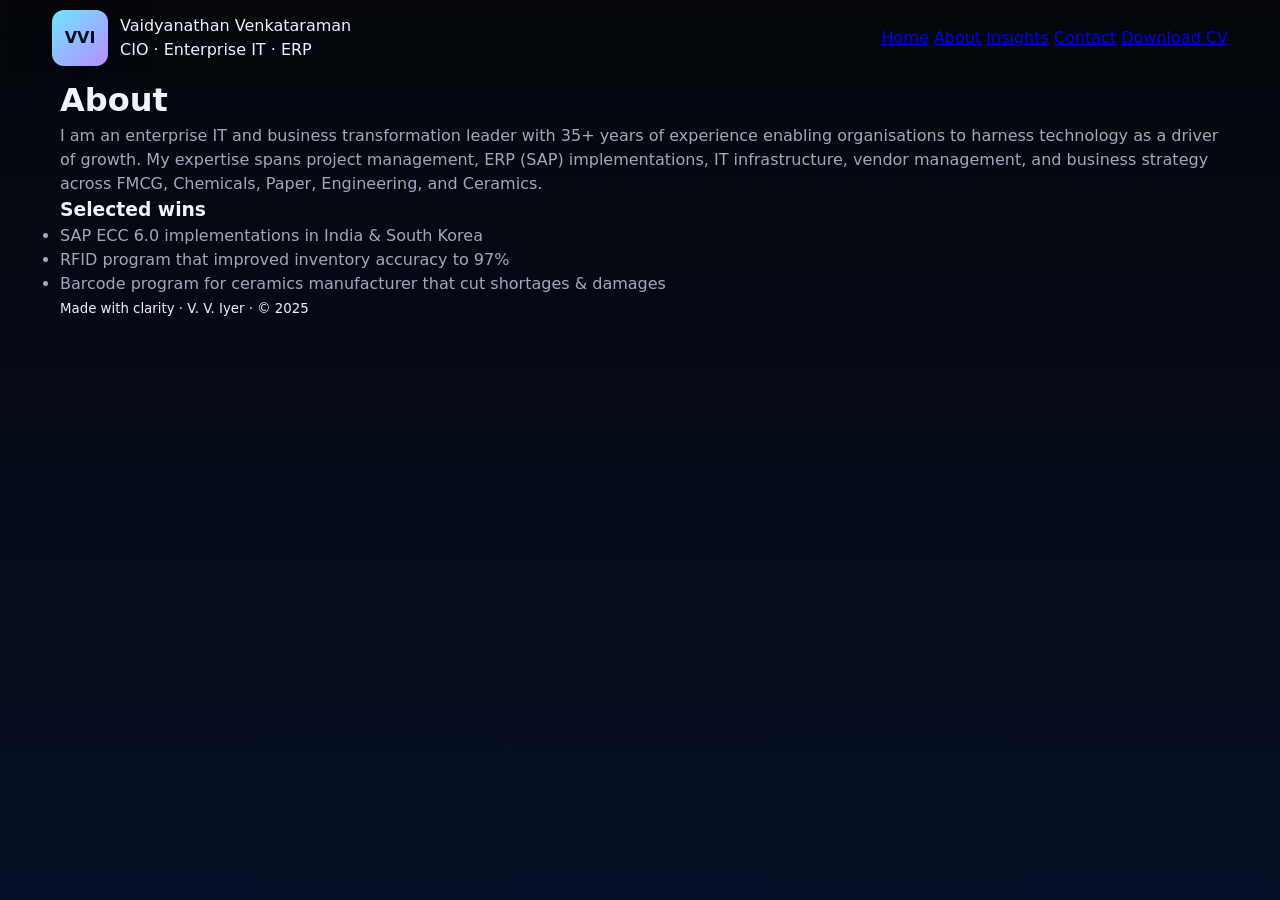
<file: about2.html>
<!doctype html>
<html lang="en">
<head>
  <meta charset="utf-8"/>
  <meta name="viewport" content="width=device-width,initial-scale=1"/>
  <title>About — V. V. Iyer</title>
  <link rel="stylesheet" href="/style.css?v=3" />
</head>
<body>
  <header class="site-header">
    <div class="container header-inner">
      <div class="brand">
        <div class="logo">VVI</div>
        <div class="brand-text">
          <div class="brand-name">Vaidyanathan Venkataraman</div>
          <div class="brand-sub">CIO · Enterprise IT · ERP</div>
        </div>
      </div>

      <nav class="site-nav" aria-label="Primary">
        <a class="nav-link" href="/index.html">Home</a>
        <a class="nav-link active" href="/about.html">About</a>
        <a class="nav-link" href="/insights.html">Insights</a>
        <a class="nav-link" href="/contact.html">Contact</a>
        <a class="btn-cv" href="/assets/VVI-CV.pdf">Download CV</a>
      </nav>
    </div>
  </header>

  <main class="container brief">
    <h1 style="color:#eef5ff">About</h1>
    <p style="color:var(--muted)">I am an enterprise IT and business transformation leader with 35+ years of experience enabling organisations to harness technology as a driver of growth. My expertise spans project management, ERP (SAP) implementations, IT infrastructure, vendor management, and business strategy across FMCG, Chemicals, Paper, Engineering, and Ceramics.</p>
    <h3 style="color:#eef5ff">Selected wins</h3>
    <ul style="color:var(--muted)">
      <li>SAP ECC 6.0 implementations in India & South Korea</li>
      <li>RFID program that improved inventory accuracy to 97%</li>
      <li>Barcode program for ceramics manufacturer that cut shortages & damages</li>
    </ul>
  </main>
  <footer class="site-footer"><div class="container"><small>Made with clarity · V. V. Iyer · © 2025</small></div></footer>
</body>
</html>
</file>
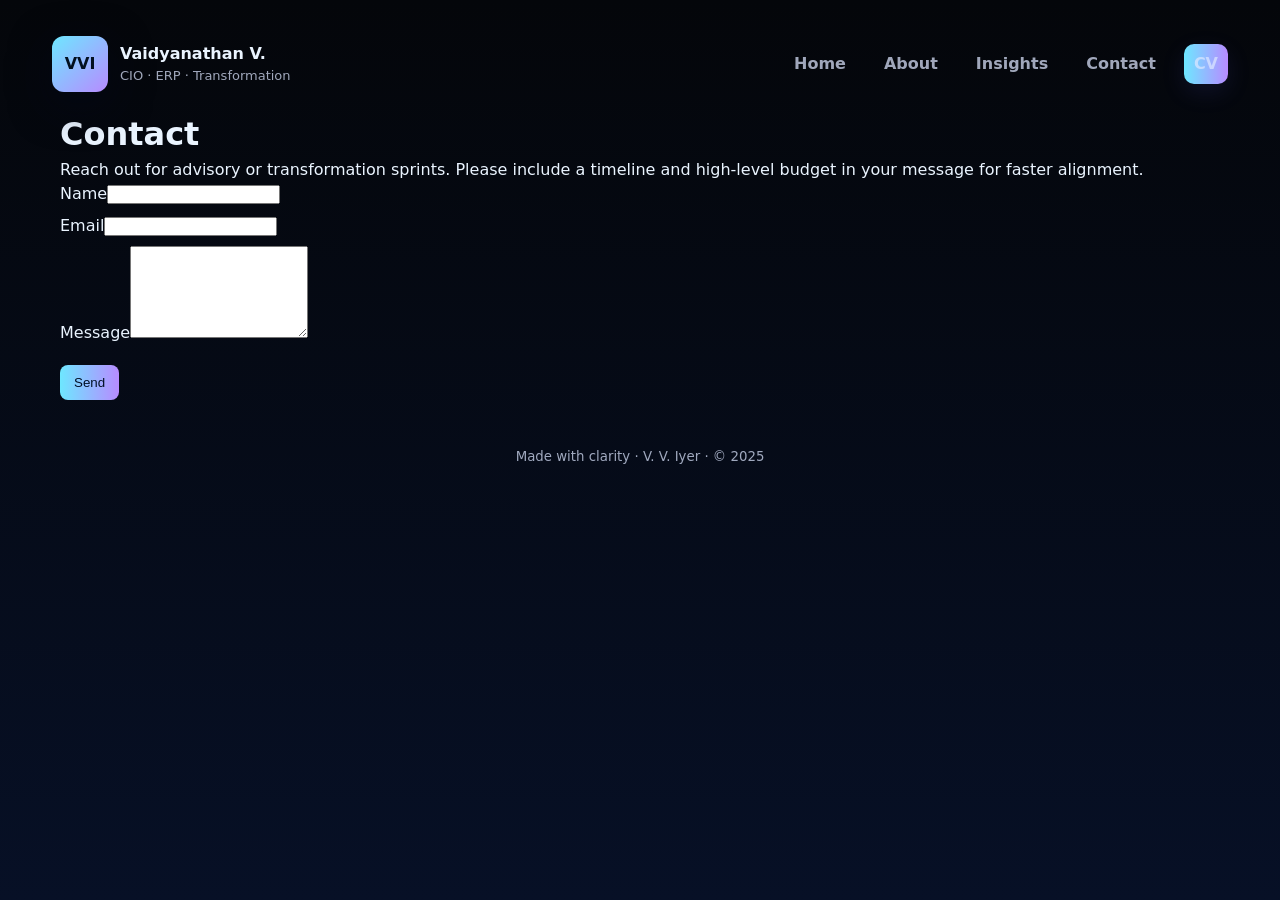
<file: contact.html>
<!doctype html><html lang="en"><head><meta charset="utf-8"/><meta name="viewport" content="width=device-width,initial-scale=1"/>
<title>Contact — V V Iyer</title><link rel="stylesheet" href="/style.css?v=2"></head><body>
<header class="header"><div class="header-inner container"><div class="brand"><div class="logo">VVI</div><div class="brand-text"><div class="name">Vaidyanathan V.</div><div class="muted">CIO · ERP · Transformation</div></div></div>
<nav class="nav"><a href="/index.html">Home</a><a href="/about.html">About</a><a href="/insights.html">Insights</a><a href="/contact.html" class="active">Contact</a><a class="cta" href="/assets/VVI-CV.pdf">CV</a></nav>
<button class="hamburger">☰</button></div></header>
<main class="container" style="padding-top:18px">
<h1>Contact</h1>
<p class="muted">Reach out for advisory or transformation sprints. Please include a timeline and high‑level budget in your message for faster alignment.</p>
<form action="https://formspree.io/f/YOUR_FORMSPREE_ID" method="POST" style="max-width:760px">
<label style="display:block;margin-bottom:8px">Name<input name="name" type="text" required></label>
<label style="display:block;margin-bottom:8px">Email<input name="email" type="email" required></label>
<label style="display:block;margin-bottom:8px">Message<textarea name="message" rows="6" required></textarea></label>
<button type="submit" style="margin-top:12px;padding:10px 14px;background:linear-gradient(90deg,#6ee7ff,#b78bff);color:#021026;border:none;border-radius:8px">Send</button>
</form>
</main>
<footer class="footer"><div class="container"><small>Made with clarity · V. V. Iyer · © 2025</small></div></footer>
<script src="/main.js?v=2"></script></body></html>
</file>
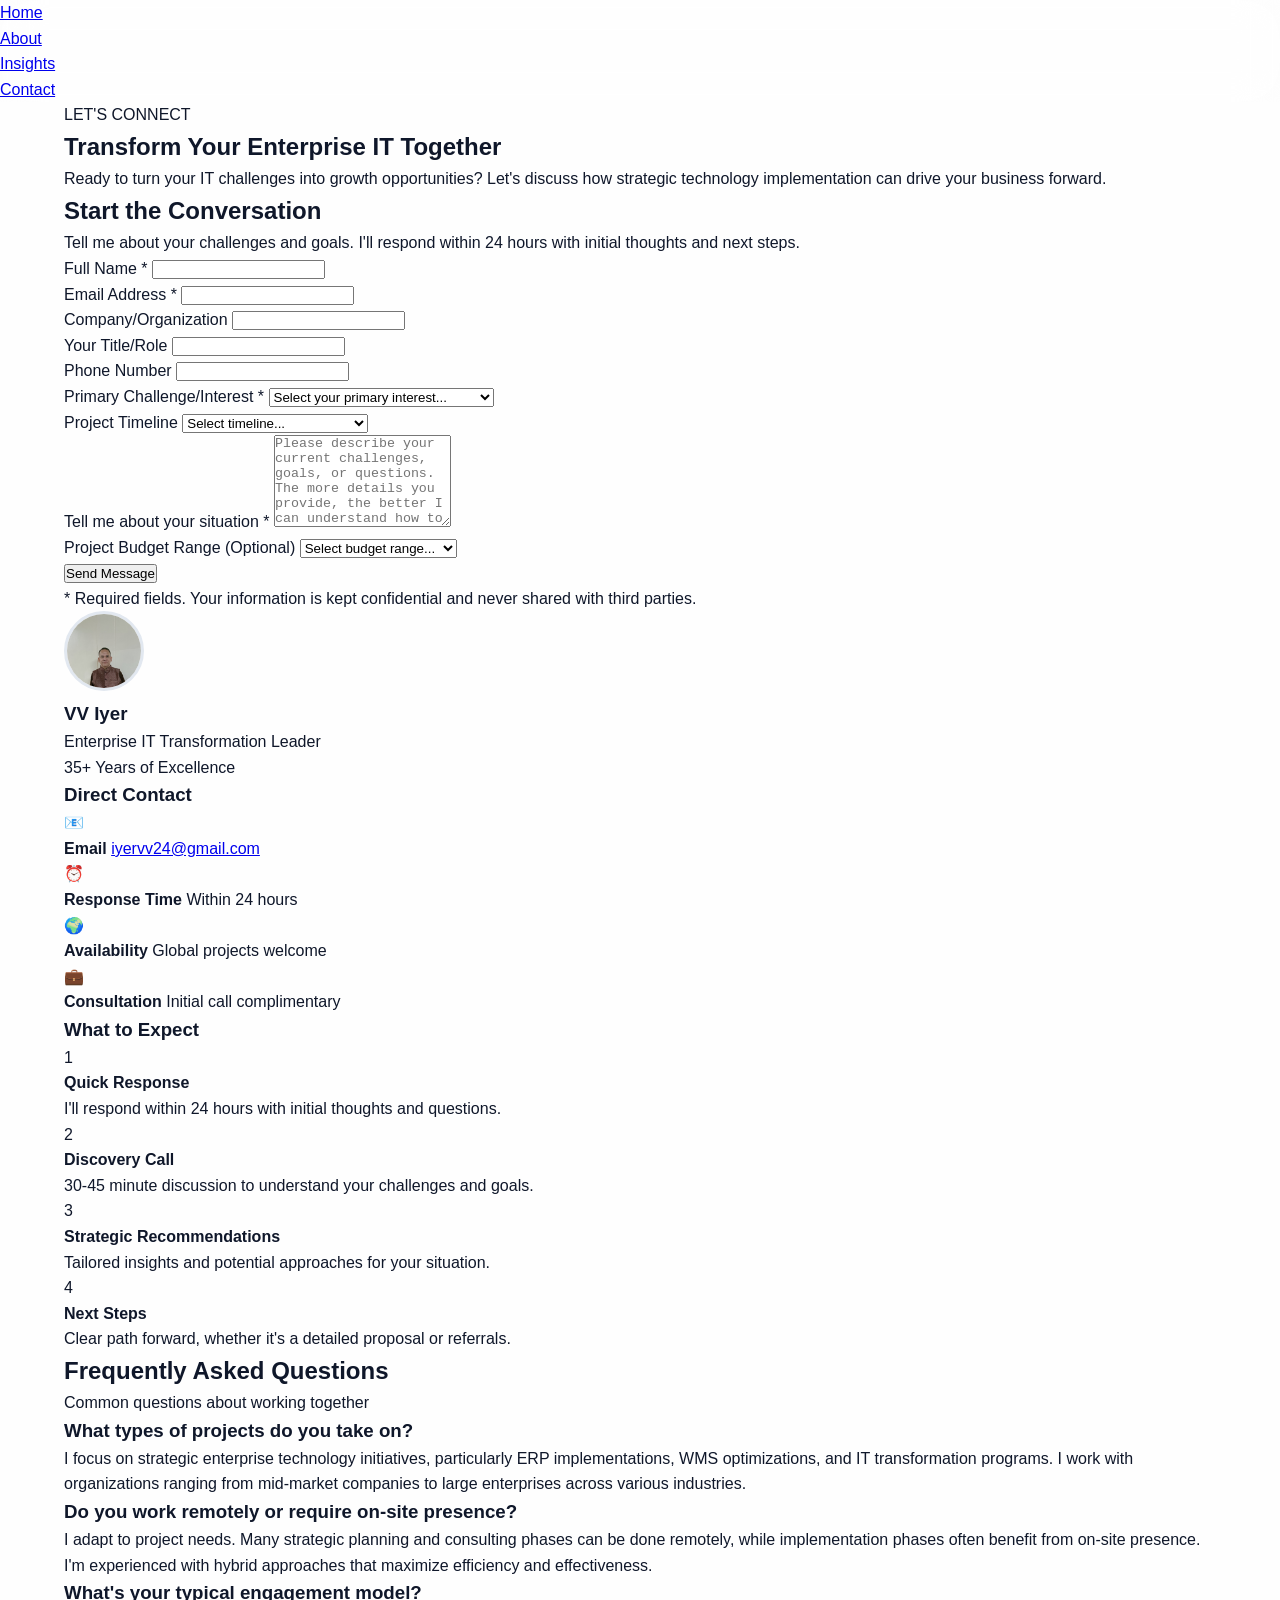
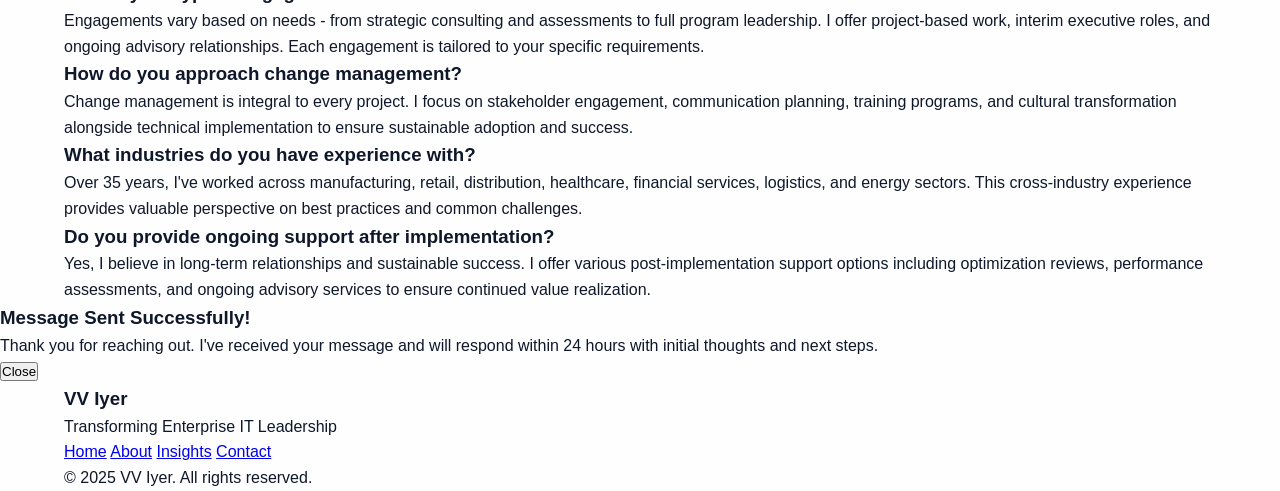
<file: contact_html.html>
<!DOCTYPE html>
<html lang="en">
<head>
    <meta charset="UTF-8">
    <meta name="viewport" content="width=device-width, initial-scale=1.0">
    <title>Contact | VV Iyer - Let's Transform Your Enterprise IT</title>
    <meta name="description" content="Connect with VV Iyer for enterprise IT transformation, ERP implementation, and digital transformation consulting. 35+ years of proven experience.">
    <link rel="stylesheet" href="css/style.css">
    <link rel="preconnect" href="https://fonts.googleapis.com">
    <link rel="preconnect" href="https://fonts.gstatic.com" crossorigin>
    <link href="https://fonts.googleapis.com/css2?family=Inter:wght@300;400;500;600;700;800&display=swap" rel="stylesheet">
</head>
<body>
    <div class="background-animation"></div>
    <div class="scroll-indicator" id="scrollIndicator"></div>

    <!-- Navigation -->
    <nav class="glass-container" id="navbar">
        <ul>
            <li><a href="index.html">Home</a></li>
            <li><a href="about.html">About</a></li>
            <li><a href="insights.html">Insights</a></li>
            <li><a href="contact.html" class="active">Contact</a></li>
        </ul>
    </nav>

    <!-- Page Header -->
    <section class="page-header">
        <div class="container">
            <div class="header-content">
                <div class="header-badge">
                    <span>LET'S CONNECT</span>
                </div>
                <h1>Transform Your Enterprise IT Together</h1>
                <p class="header-subtitle">
                    Ready to turn your IT challenges into growth opportunities? 
                    Let's discuss how strategic technology implementation can drive your business forward.
                </p>
            </div>
        </div>
    </section>

    <!-- Contact Section -->
    <section class="contact-main">
        <div class="container">
            <div class="contact-grid">
                <!-- Contact Form -->
                <div class="contact-form-section">
                    <div class="form-container glass-container">
                        <h2>Start the Conversation</h2>
                        <p>Tell me about your challenges and goals. I'll respond within 24 hours with initial thoughts and next steps.</p>
                        
                        <form class="contact-form" id="contactForm">
                            <div class="form-group">
                                <label for="name">Full Name *</label>
                                <input type="text" id="name" name="name" required>
                            </div>

                            <div class="form-group">
                                <label for="email">Email Address *</label>
                                <input type="email" id="email" name="email" required>
                            </div>

                            <div class="form-group">
                                <label for="company">Company/Organization</label>
                                <input type="text" id="company" name="company">
                            </div>

                            <div class="form-group">
                                <label for="title">Your Title/Role</label>
                                <input type="text" id="title" name="title">
                            </div>

                            <div class="form-group">
                                <label for="phone">Phone Number</label>
                                <input type="tel" id="phone" name="phone">
                            </div>

                            <div class="form-group">
                                <label for="challenge">Primary Challenge/Interest *</label>
                                <select id="challenge" name="challenge" required>
                                    <option value="">Select your primary interest...</option>
                                    <option value="erp-implementation">ERP Implementation</option>
                                    <option value="wms-optimization">WMS & Warehouse Optimization</option>
                                    <option value="digital-transformation">Digital Transformation Strategy</option>
                                    <option value="it-leadership">IT Leadership & Organization</option>
                                    <option value="process-optimization">Process Optimization</option>
                                    <option value="technology-assessment">Technology Assessment</option>
                                    <option value="other">Other - Please specify in message</option>
                                </select>
                            </div>

                            <div class="form-group">
                                <label for="timeline">Project Timeline</label>
                                <select id="timeline" name="timeline">
                                    <option value="">Select timeline...</option>
                                    <option value="immediate">Immediate (Within 1 month)</option>
                                    <option value="short-term">Short-term (1-3 months)</option>
                                    <option value="medium-term">Medium-term (3-6 months)</option>
                                    <option value="long-term">Long-term (6+ months)</option>
                                    <option value="planning">Planning phase</option>
                                </select>
                            </div>

                            <div class="form-group">
                                <label for="message">Tell me about your situation *</label>
                                <textarea id="message" name="message" rows="6" required 
                                    placeholder="Please describe your current challenges, goals, or questions. The more details you provide, the better I can understand how to help you."></textarea>
                            </div>

                            <div class="form-group">
                                <label for="budget">Project Budget Range (Optional)</label>
                                <select id="budget" name="budget">
                                    <option value="">Select budget range...</option>
                                    <option value="under-50k">Under $50,000</option>
                                    <option value="50k-100k">$50,000 - $100,000</option>
                                    <option value="100k-250k">$100,000 - $250,000</option>
                                    <option value="250k-500k">$250,000 - $500,000</option>
                                    <option value="500k-1m">$500,000 - $1,000,000</option>
                                    <option value="over-1m">Over $1,000,000</option>
                                    <option value="tbd">To be determined</option>
                                </select>
                            </div>

                            <button type="submit" class="submit-btn">Send Message</button>
                            
                            <p class="form-note">
                                * Required fields. Your information is kept confidential and never shared with third parties.
                            </p>
                        </form>
                    </div>
                </div>

                <!-- Contact Information -->
                <div class="contact-info-section">
                    <!-- Professional Photo -->
                    <div class="professional-photo glass-container">
                        <img src="images/vv-iyer-professional.jpg" alt="VV Iyer - Enterprise IT Transformation Leader" class="profile-image">
                        <div class="photo-content">
                            <h3>VV Iyer</h3>
                            <p>Enterprise IT Transformation Leader</p>
                            <p class="experience-badge">35+ Years of Excellence</p>
                        </div>
                    </div>

                    <!-- Direct Contact -->
                    <div class="direct-contact glass-container">
                        <h3>Direct Contact</h3>
                        <div class="contact-item">
                            <div class="contact-icon">📧</div>
                            <div class="contact-details">
                                <strong>Email</strong>
                                <a href="mailto:iyervv24@gmail.com">iyervv24@gmail.com</a>
                            </div>
                        </div>
                        
                        <div class="contact-item">
                            <div class="contact-icon">⏰</div>
                            <div class="contact-details">
                                <strong>Response Time</strong>
                                <span>Within 24 hours</span>
                            </div>
                        </div>

                        <div class="contact-item">
                            <div class="contact-icon">🌍</div>
                            <div class="contact-details">
                                <strong>Availability</strong>
                                <span>Global projects welcome</span>
                            </div>
                        </div>

                        <div class="contact-item">
                            <div class="contact-icon">💼</div>
                            <div class="contact-details">
                                <strong>Consultation</strong>
                                <span>Initial call complimentary</span>
                            </div>
                        </div>
                    </div>

                    <!-- What to Expect -->
                    <div class="expectations glass-container">
                        <h3>What to Expect</h3>
                        <div class="expectation-step">
                            <div class="step-number">1</div>
                            <div class="step-content">
                                <strong>Quick Response</strong>
                                <p>I'll respond within 24 hours with initial thoughts and questions.</p>
                            </div>
                        </div>

                        <div class="expectation-step">
                            <div class="step-number">2</div>
                            <div class="step-content">
                                <strong>Discovery Call</strong>
                                <p>30-45 minute discussion to understand your challenges and goals.</p>
                            </div>
                        </div>

                        <div class="expectation-step">
                            <div class="step-number">3</div>
                            <div class="step-content">
                                <strong>Strategic Recommendations</strong>
                                <p>Tailored insights and potential approaches for your situation.</p>
                            </div>
                        </div>

                        <div class="expectation-step">
                            <div class="step-number">4</div>
                            <div class="step-content">
                                <strong>Next Steps</strong>
                                <p>Clear path forward, whether it's a detailed proposal or referrals.</p>
                            </div>
                        </div>
                    </div>
                </div>
            </div>
        </div>
    </section>

    <!-- FAQ Section -->
    <section class="faq-section">
        <div class="container">
            <div class="section-header">
                <h2 class="section-title">Frequently Asked Questions</h2>
                <p class="section-subtitle">Common questions about working together</p>
            </div>

            <div class="faq-grid">
                <div class="faq-item glass-container">
                    <h3>What types of projects do you take on?</h3>
                    <p>I focus on strategic enterprise technology initiatives, particularly ERP implementations, WMS optimizations, and IT transformation programs. I work with organizations ranging from mid-market companies to large enterprises across various industries.</p>
                </div>

                <div class="faq-item glass-container">
                    <h3>Do you work remotely or require on-site presence?</h3>
                    <p>I adapt to project needs. Many strategic planning and consulting phases can be done remotely, while implementation phases often benefit from on-site presence. I'm experienced with hybrid approaches that maximize efficiency and effectiveness.</p>
                </div>

                <div class="faq-item glass-container">
                    <h3>What's your typical engagement model?</h3>
                    <p>Engagements vary based on needs - from strategic consulting and assessments to full program leadership. I offer project-based work, interim executive roles, and ongoing advisory relationships. Each engagement is tailored to your specific requirements.</p>
                </div>

                <div class="faq-item glass-container">
                    <h3>How do you approach change management?</h3>
                    <p>Change management is integral to every project. I focus on stakeholder engagement, communication planning, training programs, and cultural transformation alongside technical implementation to ensure sustainable adoption and success.</p>
                </div>

                <div class="faq-item glass-container">
                    <h3>What industries do you have experience with?</h3>
                    <p>Over 35 years, I've worked across manufacturing, retail, distribution, healthcare, financial services, logistics, and energy sectors. This cross-industry experience provides valuable perspective on best practices and common challenges.</p>
                </div>

                <div class="faq-item glass-container">
                    <h3>Do you provide ongoing support after implementation?</h3>
                    <p>Yes, I believe in long-term relationships and sustainable success. I offer various post-implementation support options including optimization reviews, performance assessments, and ongoing advisory services to ensure continued value realization.</p>
                </div>
            </div>
        </div>
    </section>

    <!-- Success Message Modal -->
    <div id="successModal" class="modal">
        <div class="modal-content glass-container">
            <h3>Message Sent Successfully!</h3>
            <p>Thank you for reaching out. I've received your message and will respond within 24 hours with initial thoughts and next steps.</p>
            <button onclick="closeModal()" class="modal-close">Close</button>
        </div>
    </div>

    <!-- Footer -->
    <footer>
        <div class="container">
            <div class="footer-content">
                <div class="footer-main">
                    <h3>VV Iyer</h3>
                    <p>Transforming Enterprise IT Leadership</p>
                </div>
                <nav class="footer-nav">
                    <a href="index.html">Home</a>
                    <a href="about.html">About</a>
                    <a href="insights.html">Insights</a>
                    <a href="contact.html">Contact</a>
                </nav>
            </div>
            <div class="footer-bottom">
                <p>&copy; 2025 VV Iyer. All rights reserved.</p>
            </div>
        </div>
    </footer>

    <script src="js/main.js"></script>
</body>
</html>
</file>
<file: css/style.css>
/* ===== FRESH MODERN WEBSITE - NEW COLOR THEME ===== */

/* CSS Reset */
* {
    margin: 0;
    padding: 0;
    box-sizing: border-box;
}

/* CSS Variables - New Modern Color Scheme */
:root {
    /* Primary Colors - Sophisticated Blue/Emerald */
    --primary: #0ea5e9;
    --primary-dark: #0284c7;
    --secondary: #10b981;
    --accent: #f59e0b;
    
    /* Neutrals - Clean and Modern */
    --background: #fefefe;
    --surface: #ffffff;
    --surface-elevated: #f8fafc;
    --border: #e2e8f0;
    --border-light: #f1f5f9;
    
    /* Text Colors */
    --text-primary: #0f172a;
    --text-secondary: #475569;
    --text-muted: #94a3b8;
    
    /* Gradients */
    --gradient-primary: linear-gradient(135deg, #0ea5e9 0%, #10b981 100%);
    --gradient-secondary: linear-gradient(135deg, #f59e0b 0%, #ef4444 100%);
    
    /* Shadows */
    --shadow-sm: 0 1px 2px 0 rgb(0 0 0 / 0profile-status {
    position: absolute;
    bottom: 0;
    right: 0;
    display: flex;
    align-items: center;
    gap: var(--space-xs);
    background: var(--surface);
    border: 1px solid var(--border);
    border-radius: 50px;
    padding: 4px 12px;
    font-size: 0.75rem;
    color: var(--text-secondary);
}

.status-dot {
    width: 6px;
    height: 6px;
    border-radius: 50%;
    background: var(--secondary);
}

.profile-info h3 {
    font-size: 1.25rem;
    font-weight: 700;
    margin-bottom: var(--space-xs);
    color: var(--text-primary);
}

.profile-info p {
    color: var(--text-secondary);
    margin-bottom: var(--space-lg);
    font-size: 0.9rem;
}

.profile-stats {
    display: flex;
    gap: var(--space-md);
    justify-content: center;
}

.stat {
    text-align: center;
}

.stat-number {
    display: block;
    font-size: 1.5rem;
    font-weight: 700;
    color: var(--primary);
    line-height: 1;
}

.stat-label {
    font-size: 0.75rem;
    color: var(--text-muted);
    text-transform: uppercase;
    letter-spacing: 0.05em;
    margin-top: 2px;
}

/* ===== METRICS SECTION ===== */
.metrics {
    padding: var(--space-3xl) 0;
    background: var(--surface-elevated);
}

.metrics-grid {
    display: grid;
    grid-template-columns: repeat(auto-fit, minmax(250px, 1fr));
    gap: var(--space-xl);
}

.metric-item {
    display: flex;
    align-items: flex-start;
    gap: var(--space-md);
    padding: var(--space-xl);
    background: var(--surface);
    border: 1px solid var(--border);
    border-radius: var(--radius-lg);
    transition: all 0.3s ease;
    box-shadow: var(--shadow-sm);
}

.metric-item:hover {
    transform: translateY(-4px);
    box-shadow: var(--shadow-lg);
    border-color: var(--primary);
}

.metric-icon {
    color: var(--primary);
    flex-shrink: 0;
    margin-top: 4px;
}

.metric-content h3 {
    font-size: 1.875rem;
    font-weight: 700;
    margin-bottom: var(--space-xs);
    color: var(--text-primary);
}

.metric-label {
    font-size: 1rem;
    font-weight: 600;
    color: var(--text-primary);
    margin-bottom: 4px;
}

.metric-description {
    font-size: 0.875rem;
    color: var(--text-muted);
}

/* ===== SERVICES SECTION ===== */
.services {
    padding: var(--space-3xl) 0;
}

.section-header {
    text-align: center;
    margin-bottom: var(--space-3xl);
}

.section-title {
    font-size: clamp(2rem, 4vw, 3rem);
    font-weight: 700;
    margin-bottom: var(--space-md);
    color: var(--text-primary);
}

.section-subtitle {
    font-size: 1.125rem;
    color: var(--text-secondary);
    max-width: 600px;
    margin: 0 auto;
}

.services-grid {
    display: grid;
    grid-template-columns: repeat(auto-fit, minmax(350px, 1fr));
    gap: var(--space-xl);
}

.service-card {
    background: var(--surface);
    border: 1px solid var(--border);
    border-radius: var(--radius-lg);
    padding: var(--space-xl);
    transition: all 0.3s ease;
    box-shadow: var(--shadow-sm);
}

.service-card:hover {
    transform: translateY(-6px);
    box-shadow: var(--shadow-xl);
    border-color: var(--primary);
}

.service-header {
    display: flex;
    align-items: center;
    justify-content: space-between;
    margin-bottom: var(--space-lg);
}

.service-icon {
    color: var(--primary);
}

.service-badge {
    background: var(--surface-elevated);
    color: var(--text-secondary);
    padding: 4px 12px;
    border-radius: 50px;
    font-size: 0.75rem;
    font-weight: 600;
    text-transform: uppercase;
    letter-spacing: 0.05em;
}

.service-card h3 {
    font-size: 1.375rem;
    font-weight: 700;
    margin-bottom: var(--space-md);
    color: var(--text-primary);
}

.service-card p {
    color: var(--text-secondary);
    line-height: 1.7;
    margin-bottom: var(--space-lg);
}

.service-features {
    display: flex;
    flex-wrap: wrap;
    gap: var(--space-xs);
    margin-bottom: var(--space-lg);
}

.service-features span {
    background: var(--surface-elevated);
    color: var(--text-secondary);
    padding: 4px 12px;
    border-radius: 50px;
    font-size: 0.75rem;
    font-weight: 500;
}

.service-link {
    display: inline-flex;
    align-items: center;
    gap: var(--space-xs);
    color: var(--primary);
    text-decoration: none;
    font-weight: 600;
    transition: all 0.3s ease;
}

.service-link:hover {
    color: var(--primary-dark);
}

.link-arrow {
    width: 16px;
    height: 16px;
    display: flex;
    align-items: center;
    justify-content: center;
    background: var(--primary);
    color: white;
    border-radius: 50%;
    font-size: 0.75rem;
    transition: transform 0.3s ease;
}

.service-link:hover .link-arrow {
    transform: translateX(2px);
}

/* ===== CASE STUDY SECTION ===== */
.case-study {
    padding: var(--space-3xl) 0;
    background: var(--surface-elevated);
}

.case-study-content {
    text-align: center;
    max-width: 900px;
    margin: 0 auto;
}

.case-study-badge {
    display: inline-block;
    background: var(--accent);
    color: white;
    padding: var(--space-xs) var(--space-md);
    border-radius: 50px;
    font-size: 0.75rem;
    font-weight: 600;
    text-transform: uppercase;
    letter-spacing: 0.1em;
    margin-bottom: var(--space-lg);
}

.case-study-content h2 {
    font-size: clamp(1.875rem, 4vw, 2.5rem);
    font-weight: 700;
    margin-bottom: var(--space-lg);
    color: var(--text-primary);
}

.case-study-content p {
    font-size: 1.125rem;
    line-height: 1.7;
    color: var(--text-secondary);
    margin-bottom: var(--space-xl);
}

.case-study-metrics {
    display: grid;
    grid-template-columns: repeat(auto-fit, minmax(120px, 1fr));
    gap: var(--space-lg);
    margin: var(--space-xl) 0;
    padding: var(--space-xl);
    background: var(--surface);
    border-radius: var(--radius-lg);
    border: 1px solid var(--border);
}

.case-metric {
    text-align: center;
}

.case-number {
    display: block;
    font-size: 2rem;
    font-weight: 700;
    color: var(--primary);
    line-height: 1;
}

.case-label {
    font-size: 0.875rem;
    color: var(--text-muted);
    margin-top: 4px;
}

.case-study-actions {
    display: flex;
    gap: var(--space-md);
    justify-content: center;
    align-items: center;
    flex-wrap: wrap;
}

/* ===== INSIGHTS PREVIEW ===== */
.insights-preview {
    padding: var(--space-3xl) 0;
}

.insights-grid {
    display: grid;
    grid-template-columns: repeat(auto-fit, minmax(350px, 1fr));
    gap: var(--space-xl);
    margin-bottom: var(--space-xl);
}

.insight-card {
    background: var(--surface);
    border: 1px solid var(--border);
    border-radius: var(--radius-lg);
    padding: var(--space-xl);
    transition: all 0.3s ease;
    box-shadow: var(--shadow-sm);
}

.insight-card:hover {
    transform: translateY(-4px);
    box-shadow: var(--shadow-lg);
    border-color: var(--primary);
}

.insight-card.featured {
    border-color: var(--primary);
    background: linear-gradient(135deg, var(--surface) 0%, var(--surface-elevated) 100%);
}

.insight-tag {
    background: var(--surface-elevated);
    color: var(--text-secondary);
    padding: 4px 12px;
    border-radius: 50px;
    font-size: 0.75rem;
    font-weight: 600;
    text-transform: uppercase;
    letter-spacing: 0.05em;
    margin-bottom: var(--space-md);
    display: inline-block;
}

.insight-card.featured .insight-tag {
    background: var(--primary);
    color: white;
}

.insight-card h3 {
    font-size: 1.25rem;
    font-weight: 700;
    margin-bottom: var(--space-md);
    color: var(--text-primary);
    line-height: 1.4;
}

.insight-card p {
    color: var(--text-secondary);
    line-height: 1.6;
    margin-bottom: var(--space-lg);
}

.insight-meta {
    display: flex;
    gap: var(--space-md);
    margin-bottom: var(--space-lg);
    font-size: 0.875rem;
    color: var(--text-muted);
}

.insight-link {
    display: inline-flex;
    align-items: center;
    gap: var(--space-xs);
    color: var(--primary);
    text-decoration: none;
    font-weight: 600;
    transition: all 0.3s ease;
}

.insight-link:hover {
    color: var(--primary-dark);
}

.insights-footer {
    text-align: center;
}

/* ===== CTA SECTION ===== */
.cta {
    padding: var(--space-3xl) 0;
    background: var(--surface-elevated);
}

.cta-content {
    text-align: center;
    max-width: 700px;
    margin: 0 auto;
}

.cta-content h2 {
    font-size: clamp(2rem, 4vw, 2.5rem);
    font-weight: 700;
    margin-bottom: var(--space-lg);
    color: var(--text-primary);
}

.cta-content p {
    font-size: 1.125rem;
    line-height: 1.7;
    color: var(--text-secondary);
    margin-bottom: var(--space-xl);
}

.cta-actions {
    display: flex;
    flex-direction: column;
    align-items: center;
    gap: var(--space-md);
}

.cta-note {
    font-size: 0.875rem;
    color: var(--text-muted);
}

/* ===== FOOTER ===== */
.footer {
    background: var(--text-primary);
    color: white;
    padding: var(--space-3xl) 0 var(--space-lg);
}

.footer-content {
    display: grid;
    grid-template-columns: 1fr auto;
    gap: var(--space-xl);
    align-items: start;
    margin-bottom: var(--space-xl);
}

.footer-brand .logo-text {
    font-size: 1.25rem;
    font-weight: 700;
    letter-spacing: 0.05em;
    margin-bottom: var(--space-xs);
    display: block;
}

.footer-tagline {
    color: rgba(255, 255, 255, 0.7);
    margin-bottom: var(--space-md);
}

.footer-contact a {
    color: rgba(255, 255, 255, 0.9);
    text-decoration: none;
    font-weight: 500;
}

.footer-contact a:hover {
    color: white;
}

.footer-links {
    display: flex;
    gap: var(--space-lg);
}

.footer-links a {
    color: rgba(255, 255, 255, 0.7);
    text-decoration: none;
    font-weight: 500;
    transition: color 0.3s ease;
}

.footer-links a:hover {
    color: white;
}

.footer-bottom {
    text-align: center;
    padding-top: var(--space-lg);
    border-top: 1px solid rgba(255, 255, 255, 0.1);
    color: rgba(255, 255, 255, 0.5);
    font-size: 0.875rem;
}

/* ===== RESPONSIVE DESIGN ===== */
@media (max-width: 1024px) {
    .hero-container {
        grid-template-columns: 1fr;
        gap: var(--space-2xl);
        text-align: center;
    }
    
    .hero-visual {
        order: -1;
    }
    
    .profile-card {
        max-width: 240px;
        margin: 0 auto;
    }
    
    .services-grid {
        grid-template-columns: repeat(auto-fit, minmax(300px, 1fr));
    }
    
    .case-study-metrics {
        grid-template-columns: repeat(2, 1fr);
    }
}

@media (max-width: 768px) {
    .nav-menu {
        gap: var(--space-lg);
    }
    
    .hero {
        padding: 100px 0 var(--space-2xl);
    }
    
    .hero-actions {
        justify-content: center;
    }
    
    .metrics-grid,
    .services-grid,
    .insights-grid {
        grid-template-columns: 1fr;
    }
    
    .case-study-metrics {
        grid-template-columns: repeat(2, 1fr);
        gap: var(--space-md);
    }
    
    .case-study-actions {
        flex-direction: column;
    }
    
    .footer-content {
        grid-template-columns: 1fr;
        text-align: center;
        gap: var(--space-lg);
    }
    
    .footer-links {
        justify-content: center;
    }
}

@media (max-width: 480px) {
    .container,
    .nav-container,
    .hero-container {
        padding-left: var(--space-sm);
        padding-right: var(--space-sm);
    }
    
    .nav-menu {
        gap: var(--space-md);
    }
    
    .nav-link {
        font-size: 0.875rem;
    }
    
    .case-study-metrics {
        grid-template-columns: 1fr;
    }
    
    .profile-card {
        padding: var(--space-lg);
    }
    
    .btn {
        width: 100%;
        justify-content: center;
    }
    
    .hero-actions,
    .case-study-actions,
    .cta-actions {
        width: 100%;
    }
}05);
    --shadow: 0 1px 3px 0 rgb(0 0 0 / 0.1), 0 1px 2px -1px rgb(0 0 0 / 0.1);
    --shadow-md: 0 4px 6px -1px rgb(0 0 0 / 0.1), 0 2px 4px -2px rgb(0 0 0 / 0.1);
    --shadow-lg: 0 10px 15px -3px rgb(0 0 0 / 0.1), 0 4px 6px -4px rgb(0 0 0 / 0.1);
    --shadow-xl: 0 20px 25px -5px rgb(0 0 0 / 0.1), 0 8px 10px -6px rgb(0 0 0 / 0.1);
    
    /* Border Radius */
    --radius: 0.5rem;
    --radius-lg: 1rem;
    --radius-xl: 1.5rem;
    
    /* Spacing */
    --space-xs: 0.5rem;
    --space-sm: 1rem;
    --space-md: 1.5rem;
    --space-lg: 2rem;
    --space-xl: 3rem;
    --space-2xl: 4rem;
    --space-3xl: 6rem;
}

/* Base Styles */
body {
    font-family: 'Space Grotesk', -apple-system, BlinkMacSystemFont, 'Segoe UI', Roboto, sans-serif;
    font-weight: 400;
    line-height: 1.6;
    color: var(--text-primary);
    background-color: var(--background);
    overflow-x: hidden;
    scroll-behavior: smooth;
}

/* Grain Overlay for Texture */
.grain-overlay {
    position: fixed;
    top: 0;
    left: 0;
    width: 100vw;
    height: 100vh;
    pointer-events: none;
    z-index: 1000;
    background-image: url("data:image/svg+xml,%3Csvg viewBox='0 0 256 256' xmlns='http://www.w3.org/2000/svg'%3E%3Cfilter id='noiseFilter'%3E%3CfeTurbulence type='fractalNoise' baseFrequency='0.9' numOctaves='4' stitchTiles='stitch'/%3E%3C/filter%3E%3Crect width='100%25' height='100%25' filter='url(%23noiseFilter)' opacity='0.02'/%3E%3C/svg%3E");
}

/* Scroll Progress */
.scroll-progress {
    position: fixed;
    top: 0;
    left: 0;
    width: 0%;
    height: 3px;
    background: var(--gradient-primary);
    z-index: 1001;
    transition: width 0.1s ease;
}

/* Container */
.container {
    max-width: 1200px;
    margin: 0 auto;
    padding: 0 var(--space-md);
}

/* ===== NAVIGATION ===== */
.navbar {
    position: fixed;
    top: 0;
    left: 0;
    right: 0;
    background: rgba(254, 254, 254, 0.8);
    backdrop-filter: blur(20px);
    border-bottom: 1px solid var(--border-light);
    z-index: 100;
    transition: all 0.3s ease;
}

.nav-container {
    max-width: 1200px;
    margin: 0 auto;
    padding: 0 var(--space-md);
    display: flex;
    align-items: center;
    justify-content: space-between;
    height: 80px;
}

.nav-logo .logo-text {
    font-size: 1.25rem;
    font-weight: 700;
    color: var(--text-primary);
    letter-spacing: 0.05em;
}

.nav-menu {
    display: flex;
    gap: var(--space-xl);
}

.nav-link {
    color: var(--text-secondary);
    text-decoration: none;
    font-weight: 500;
    font-size: 0.95rem;
    position: relative;
    transition: all 0.3s ease;
}

.nav-link:hover {
    color: var(--primary);
}

.nav-link::after {
    content: '';
    position: absolute;
    bottom: -4px;
    left: 0;
    width: 0;
    height: 2px;
    background: var(--primary);
    transition: width 0.3s ease;
}

.nav-link:hover::after {
    width: 100%;
}

/* ===== HERO SECTION ===== */
.hero {
    padding: 120px 0 var(--space-3xl);
    position: relative;
}

.hero-container {
    max-width: 1200px;
    margin: 0 auto;
    padding: 0 var(--space-md);
    display: grid;
    grid-template-columns: 1.2fr 0.8fr;
    gap: var(--space-3xl);
    align-items: center;
}

.hero-badge {
    display: inline-flex;
    align-items: center;
    gap: var(--space-xs);
    padding: var(--space-xs) var(--space-md);
    background: var(--surface-elevated);
    border: 1px solid var(--border);
    border-radius: 50px;
    margin-bottom: var(--space-lg);
    font-size: 0.75rem;
    font-weight: 600;
    text-transform: uppercase;
    letter-spacing: 0.1em;
    color: var(--text-secondary);
}

.badge-dot {
    width: 6px;
    height: 6px;
    border-radius: 50%;
    background: var(--secondary);
    animation: pulse 2s infinite;
}

@keyframes pulse {
    0%, 100% { opacity: 1; }
    50% { opacity: 0.5; }
}

.hero-title {
    font-size: clamp(2.5rem, 6vw, 4rem);
    font-weight: 700;
    line-height: 1.1;
    margin-bottom: var(--space-lg);
}

.title-line {
    display: block;
}

.title-line.highlight {
    background: var(--gradient-primary);
    -webkit-background-clip: text;
    -webkit-text-fill-color: transparent;
    background-clip: text;
}

.hero-description {
    font-size: 1.125rem;
    line-height: 1.7;
    color: var(--text-secondary);
    margin-bottom: var(--space-xl);
    max-width: 500px;
}

.hero-actions {
    display: flex;
    gap: var(--space-md);
    align-items: center;
    flex-wrap: wrap;
}

/* ===== BUTTONS ===== */
.btn {
    display: inline-flex;
    align-items: center;
    gap: var(--space-xs);
    padding: var(--space-md) var(--space-lg);
    border-radius: var(--radius);
    font-weight: 600;
    text-decoration: none;
    transition: all 0.3s ease;
    border: none;
    cursor: pointer;
    font-size: 0.95rem;
}

.btn-primary {
    background: var(--primary);
    color: white;
    box-shadow: var(--shadow);
}

.btn-primary:hover {
    background: var(--primary-dark);
    transform: translateY(-2px);
    box-shadow: var(--shadow-lg);
}

.btn-secondary {
    background: var(--surface);
    color: var(--text-primary);
    border: 1px solid var(--border);
    box-shadow: var(--shadow-sm);
}

.btn-secondary:hover {
    background: var(--surface-elevated);
    transform: translateY(-2px);
    box-shadow: var(--shadow-md);
}

.btn-text {
    background: transparent;
    color: var(--text-secondary);
    padding: var(--space-xs) 0;
}

.btn-text:hover {
    color: var(--primary);
}

.btn.large {
    padding: var(--space-md) var(--space-xl);
    font-size: 1.1rem;
}

.btn-arrow {
    width: 20px;
    height: 20px;
    display: flex;
    align-items: center;
    justify-content: center;
    background: rgba(255, 255, 255, 0.2);
    border-radius: 50%;
    font-size: 0.875rem;
    transition: transform 0.3s ease;
}

.btn:hover .btn-arrow {
    transform: translateX(2px);
}

/* ===== PROFILE CARD ===== */
.hero-visual {
    display: flex;
    justify-content: center;
}

.profile-card {
    background: var(--surface);
    border: 1px solid var(--border);
    border-radius: var(--radius-xl);
    padding: var(--space-lg);
    box-shadow: var(--shadow-xl);
    text-align: center;
    position: relative;
    max-width: 280px;
}

.profile-image-container {
    position: relative;
    margin-bottom: var(--space-md);
    display: flex;
    justify-content: center;
}

.profile-image {
    width: 80px;
    height: 80px;
    border-radius: 50%;
    object-fit: cover;
    object-position: center top;
    border: 3px solid var(--border);
    transition: all 0.3s ease;
}

.profile-image:hover {
    transform: scale(1.05);
    border-color: var(--primary);
}

.profile-placeholder {
    width: 80px;
    height: 80px;
    border-radius: 50%;
    background: var(--gradient-primary);
    display: flex;
    align-items: center;
    justify-content: center;
    color: white;
    font-size: 1.5rem;
    font-weight: 700;
    border: 3px solid var(--border);
}

.
</file>
<file: style.css>
:root{
  --bg1:#04060a; --bg2:#071026; --muted:rgba(220,230,255,0.72);
  --accent1:#6ee7ff; --accent2:#b78bff; --glass: rgba(255,255,255,0.03);
  --maxw:1200px; --nav-h:72px;
  --radius:14px;
  --shadow: 0 12px 40px rgba(2,6,23,0.6);
  font-family: Inter, system-ui, -apple-system, "Segoe UI", Roboto, "Helvetica Neue", Arial;
}
*{box-sizing:border-box;margin:0;padding:0}
html,body{height:100%}
body{
  background: linear-gradient(180deg,var(--bg1),var(--bg2));
  color: #eaf4ff;
  -webkit-font-smoothing:antialiased;
  line-height:1.5;
  overflow-x:hidden;
}
.container{max-width:var(--maxw);margin:0 auto;padding:0 20px}
.header{position:sticky;top:18px;z-index:1200;padding:8px}
.header-inner{display:flex;align-items:center;justify-content:space-between;gap:18px;padding:10px 12px;background:transparent}
.brand{display:flex;align-items:center;gap:12px}
.logo{width:56px;height:56px;border-radius:12px;background:linear-gradient(135deg,var(--accent1),var(--accent2));display:flex;align-items:center;justify-content:center;color:#021020;font-weight:800;box-shadow:var(--shadow)}
.brand-text .name{font-weight:700}
.brand-text .muted{color:var(--muted);font-size:13px}
.nav{display:flex;gap:18px;align-items:center}
.nav a{color:var(--muted);text-decoration:none;padding:8px 10px;border-radius:10px;font-weight:600;transition:all .18s}
.nav a:hover{color:#fff;transform:translateY(-3px)}
.cta{background:linear-gradient(90deg,var(--accent1),var(--accent2));padding:8px 14px;border-radius:10px;color:#021026;font-weight:800;text-decoration:none;box-shadow:0 8px 24px rgba(99,102,241,0.12)}
.hamburger{display:none;background:transparent;border:0;color:#fff;font-size:20px;padding:8px}

/* Hero */
.hero{display:grid;grid-template-columns:1fr 420px;gap:40px;align-items:center;padding:72px 0 40px;min-height:68vh}
.hero-left .eyebrow{display:inline-block;background:rgba(255,255,255,0.03);padding:6px 12px;border-radius:999px;color:var(--muted);font-weight:700;margin-bottom:16px}
.hero-title{font-size:clamp(2.4rem,6vw,4rem);font-weight:900;line-height:1; background:linear-gradient(90deg,var(--accent1),var(--accent2)); -webkit-background-clip:text; -webkit-text-fill-color:transparent;margin-bottom:18px}
.hero-sub{color:var(--muted);margin-bottom:22px}
.features{display:flex;gap:12px;flex-wrap:wrap;margin-top:14px}
.feature{display:flex;gap:10px;align-items:center;background:rgba(255,255,255,0.02);padding:10px 12px;border-radius:12px;color:var(--muted);font-weight:600}

/* portrait card */
.portrait-card{background:linear-gradient(180deg,rgba(255,255,255,0.02),rgba(255,255,255,0.01));padding:20px;border-radius:18px;border:1px solid rgba(255,255,255,0.03);box-shadow:var(--shadow);text-align:center}
.portrait{width:180px;height:180px;border-radius:50%;overflow:hidden;margin:0 auto 12px;border:6px solid rgba(255,255,255,0.03)}
.portrait img{width:100%;height:100%;object-fit:cover;display:block}

/* sections */
.section{margin-top:36px}
.section h2{font-size:1.4rem;margin-bottom:12px}
.card{background:linear-gradient(180deg,rgba(255,255,255,0.02),rgba(255,255,255,0.01));padding:16px;border-radius:12px;border:1px solid rgba(255,255,255,0.03);box-shadow:0 10px 30px rgba(2,6,23,0.35)}

/* insights list vertical */
.insights-list{display:flex;flex-direction:column;gap:20px}
.blog-item{display:flex;gap:16px;align-items:flex-start}
.blog-item .meta{min-width:92px;color:var(--muted);font-size:0.9rem}
.blog-item .body h3{margin-bottom:6px}
.blog-item .body p{color:var(--muted);margin-bottom:8px}

/* footer */
.footer{padding:44px 0;color:var(--muted);text-align:center}

/* responsive */
@media(max-width:960px){
  .hero{grid-template-columns:1fr 320px;gap:28px}
  .portrait{width:150px;height:150px}
}
@media(max-width:760px){
  .nav{display:none;position:fixed;top:60px;right:12px;background:rgba(4,6,10,0.96);padding:14px;border-radius:12px;flex-direction:column;gap:10px;z-index:1500;max-width:86%}
  .nav.open{display:flex}
  .hamburger{display:inline-flex}
  .hero{grid-template-columns:1fr;gap:26px;padding:34px 0}
  .portrait{width:140px;height:140px}
  .blog-item{flex-direction:column}
}
</file>
